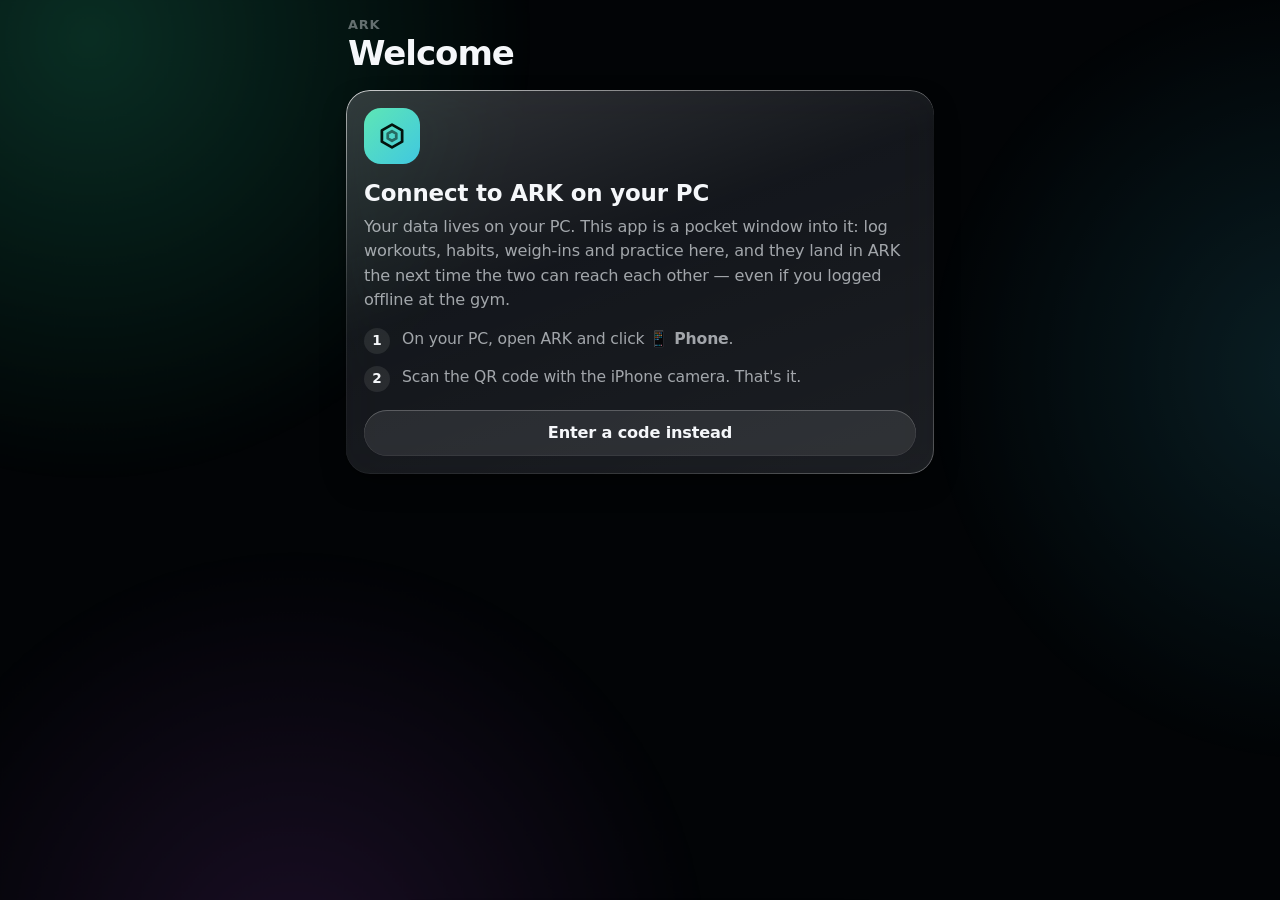
<file: index.html>
<!doctype html>
<html lang="en">
<head>
<meta charset="utf-8">
<meta name="viewport" content="width=device-width, initial-scale=1, viewport-fit=cover">
<meta name="apple-mobile-web-app-capable" content="yes">
<meta name="mobile-web-app-capable" content="yes">
<meta name="apple-mobile-web-app-status-bar-style" content="black-translucent">
<meta name="apple-mobile-web-app-title" content="ARK">
<meta name="theme-color" content="#020406">
<meta name="color-scheme" content="dark">
<meta name="format-detection" content="telephone=no">
<link rel="manifest" href="manifest.webmanifest">
<link rel="apple-touch-icon" href="icons/icon-180.png">
<link rel="icon" href="icons/favicon.svg" type="image/svg+xml">
<title>ARK</title>
<link rel="stylesheet" href="app.css">
<link rel="stylesheet" href="body.css">
<link rel="stylesheet" href="habits.css">
</head>
<body data-tab="today">
<div class="ambient" aria-hidden="true"><i class="o1"></i><i class="o2"></i><i class="o3"></i></div>
<div id="edge-top" class="edge-top" aria-hidden="true"></div>
<div id="edge-title" class="edge-title" aria-hidden="true"></div>
<main id="view" class="view"></main>
<nav id="tabbar" class="tabbar glass" role="tablist" aria-label="Sections"></nav>
<div id="sheet-root"></div>
<div id="toast" class="toast glass" role="status" aria-live="polite"></div>
<noscript><p style="padding:40px;color:#fff">ARK needs JavaScript.</p></noscript>
<script src="ark-logic.js"></script>
<script src="body-data.js"></script>
<script type="module" src="js/app.js"></script>
</body>
</html>
</file>
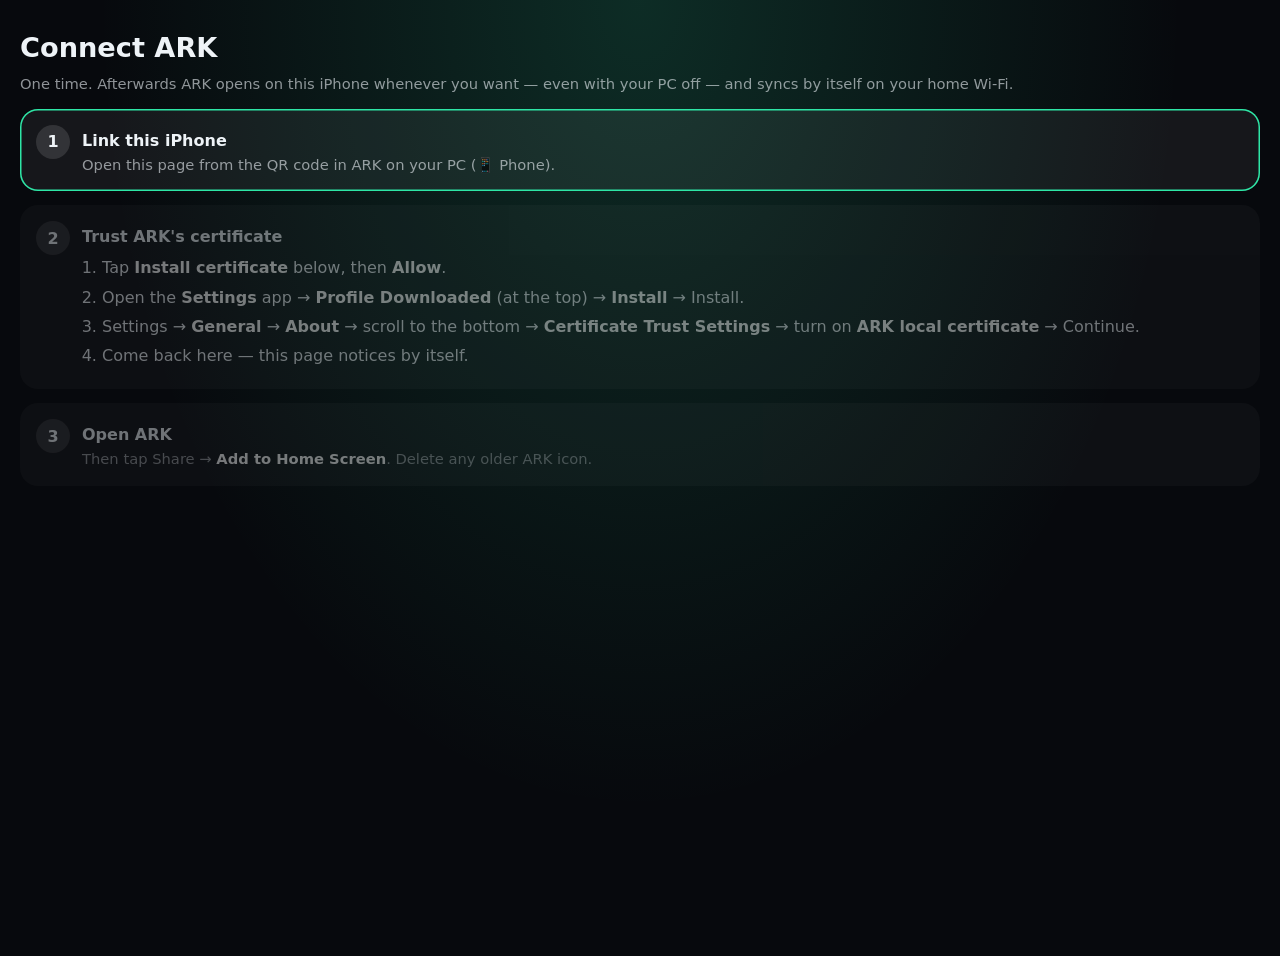
<file: setup.html>
<!doctype html>
<html lang="en">
<head>
<meta charset="utf-8">
<meta name="viewport" content="width=device-width, initial-scale=1, viewport-fit=cover">
<title>Connect ARK</title>
<style>
  :root{color-scheme:dark}
  body{margin:0;min-height:100dvh;font:16px/1.45 -apple-system,system-ui,sans-serif;color:#eef3f7;
    background:radial-gradient(ellipse at 50% 0%,rgba(46,230,166,.16),transparent 60%),#07090d;
    padding:calc(env(safe-area-inset-top) + 28px) 20px calc(env(safe-area-inset-bottom) + 28px)}
  h1{font-size:1.7rem;margin:0 0 6px}
  .sub{color:rgba(235,240,245,.6);font-size:.92rem}
  .step{display:grid;grid-template-columns:34px 1fr;gap:12px;padding:16px;border-radius:18px;background:rgba(255,255,255,.06);margin-top:14px}
  .n{width:34px;height:34px;border-radius:50%;display:grid;place-items:center;font-weight:800;background:rgba(255,255,255,.12)}
  .step.done .n{background:#30d158;color:#03130d}
  .step.now{box-shadow:inset 0 0 0 1.5px #2ee6a6}
  .step.wait{opacity:.45}
  .t{font-weight:700;margin:4px 0 2px}
  ol{margin:8px 0 0;padding-left:20px}
  li{margin:6px 0}
  .btn{display:block;text-align:center;margin-top:12px;padding:14px;border-radius:14px;background:#2ee6a6;color:#03130d;font-weight:700;text-decoration:none;border:0;font-size:1rem;width:100%}
  .btn.sec{background:rgba(255,255,255,.12);color:#eef3f7}
  .err{color:#ff6b5a;margin-top:10px}
  b{color:#fff}
</style>
</head>
<body>
<h1>Connect ARK</h1>
<div class="sub">One time. Afterwards ARK opens on this iPhone whenever you want — even with your PC off — and syncs by itself on your home Wi-Fi.</div>
<div id="steps"></div>
<script>
/* One flow, from one QR code on the PC (http://<pc>.local:7788/setup.html#code=123456):
   1. pair with the code in the link (no typing),
   2. trust ARK's certificate — checked every 2 s, so the page moves on by itself,
   3. open the app on GitHub (https, works offline) with the pairing carried over. */
var KEY = 'ark-setup';
var PUBLIC = 'https://blackcodie.github.io/ark/';
var httpsBase = 'https://' + location.hostname + ':' + ((Number(location.port) || 80) + 1);
var st = {}; try { st = JSON.parse(localStorage.getItem(KEY) || '{}') || {}; } catch (e) {}
function save() { try { localStorage.setItem(KEY, JSON.stringify(st)); } catch (e) {} }
if (!st.device) { st.device = 'i' + Math.random().toString(36).slice(2, 12); save(); }
var code = (/[#&]code=(\d{6})/.exec(location.hash) || [])[1] || '';
var msg = '', trusted = false;

function draw() {
  var paired = !!st.token;
  var s1 = '<div class="step ' + (paired ? 'done' : 'now') + '"><div class="n">' + (paired ? '✓' : '1') + '</div><div><div class="t">Link this iPhone</div>'
    + (paired ? '<div class="sub">Linked.</div>' : '<div class="sub">' + (code ? 'Linking…' : 'Open this page from the QR code in ARK on your PC (📱 Phone).') + '</div>')
    + (msg ? '<div class="err">' + msg + '</div>' : '') + '</div></div>';
  var s2 = '<div class="step ' + (trusted ? 'done' : paired ? 'now' : 'wait') + '"><div class="n">' + (trusted ? '✓' : '2') + '</div><div><div class="t">Trust ARK\'s certificate</div>'
    + (trusted ? '<div class="sub">Trusted.</div>' : '<ol>'
      + '<li>Tap <b>Install certificate</b> below, then <b>Allow</b>.</li>'
      + '<li>Open the <b>Settings</b> app → <b>Profile Downloaded</b> (at the top) → <b>Install</b> → Install.</li>'
      + '<li>Settings → <b>General</b> → <b>About</b> → scroll to the bottom → <b>Certificate Trust Settings</b> → turn on <b>ARK local certificate</b> → Continue.</li>'
      + '<li>Come back here — this page notices by itself.</li></ol>'
      + (paired ? '<a class="btn" href="/ark-ca.crt">Install certificate</a>' : '')) + '</div></div>';
  var s3 = '<div class="step ' + (trusted && paired ? 'now' : 'wait') + '"><div class="n">3</div><div><div class="t">Open ARK</div>'
    + '<div class="sub">Then tap Share → <b>Add to Home Screen</b>. Delete any older ARK icon.</div>'
    + (trusted && paired ? '<a class="btn" href="' + openUrl() + '">Open ARK</a>' : '') + '</div></div>';
  document.getElementById('steps').innerHTML = s1 + s2 + s3;
}
function openUrl() {
  return PUBLIC + '#pair=' + st.token + '&dev=' + encodeURIComponent(st.device) + '&hub=' + encodeURIComponent(httpsBase);
}
function pair() {
  if (st.token || !code) return;
  fetch('/api/pair', { method: 'POST', headers: { 'content-type': 'application/json' },
    body: JSON.stringify({ code: code, device: st.device, name: 'iPhone' }) })
    .then(function (r) { return r.json().then(function (j) { return { s: r.status, j: j }; }); })
    .then(function (x) {
      if (x.s === 200 && x.j && x.j.token) { st.token = x.j.token; save(); msg = ''; }
      else msg = 'That QR code has expired or was already used — on the PC, open 📱 Phone again and scan the new one.';
      draw();
    }).catch(function () { msg = 'Could not reach ARK on your PC. Be on home Wi-Fi with ARK open.'; draw(); });
}
function check() {
  fetch(httpsBase + '/api/ping', { cache: 'no-store' })
    .then(function (r) { var was = trusted; trusted = r.ok; if (trusted !== was) draw(); })
    .catch(function () { if (trusted) { trusted = false; draw(); } });
}
draw(); pair(); check();
setInterval(check, 2000);
document.addEventListener('visibilitychange', function () { if (!document.hidden) check(); });
</script>
</body>
</html>
</file>
<file: app.css>
/* ══════════════════════════════════════════════════════════════════════
   ARK Mobile — design system
   Dark, glass chrome over a slow ambient light field. Real backdrop blur is
   spent only where iOS spends it — the tab bar, the top edge, sheets, the
   rest timer — and content cards are "frosted" (translucent fill + rim
   light) so a long scroll stays at 60 fps on a phone.
   ══════════════════════════════════════════════════════════════════════ */

:root{
  color-scheme:dark;
  --bg:#020406;
  --t1:#f5f7fa; --t2:rgba(235,240,245,.66); --t3:rgba(235,240,245,.42); --t4:rgba(235,240,245,.26);
  --sep:rgba(255,255,255,.09);
  --fill-1:rgba(255,255,255,.055); --fill-2:rgba(255,255,255,.085); --fill-3:rgba(255,255,255,.13);
  --green:#30d158; --mint:#5ee6b5; --cyan:#40c8e0; --blue:#0a84ff; --indigo:#7d7aff;
  --violet:#bf5af2; --pink:#ff375f; --red:#ff453a; --orange:#ff9f0a; --yellow:#ffd60a;
  --ark:#2ee6a6;                                   /* the ARK green-cyan */
  --accent:var(--ark);
  --r-card:24px; --r-row:16px; --r-sheet:34px;
  --safe-t:env(safe-area-inset-top,0px); --safe-b:env(safe-area-inset-bottom,0px);
  --safe-l:env(safe-area-inset-left,0px); --safe-r:env(safe-area-inset-right,0px);
  --tab-h:66px;
  --ease-spring:cubic-bezier(.32,1.28,.54,1);
  --ease-out:cubic-bezier(.22,.8,.26,1);
  --font:-apple-system,BlinkMacSystemFont,"SF Pro Text","Segoe UI",system-ui,sans-serif;
  --round:ui-rounded,"SF Pro Rounded",-apple-system,BlinkMacSystemFont,system-ui,sans-serif;
}

html{font-size:17px;-webkit-text-size-adjust:100%;background:var(--bg)}
@supports (font: -apple-system-body){ html{font:-apple-system-body} }   /* follows iOS Dynamic Type */
*{box-sizing:border-box;-webkit-tap-highlight-color:transparent}
body{margin:0;min-height:100dvh;background:var(--bg);color:var(--t1);font-family:var(--font);
  font-size:1rem;line-height:1.35;letter-spacing:-.01em;overscroll-behavior-y:none;-webkit-font-smoothing:antialiased}
button,input,textarea,select{font:inherit;color:inherit;letter-spacing:inherit}
button{cursor:pointer;border:0;background:none;padding:0}
button:disabled{opacity:.4;cursor:default}
svg{display:block}
.num{font-family:var(--round);font-variant-numeric:tabular-nums;letter-spacing:-.02em}
html.lock,html.lock body{overflow:hidden}
:focus-visible{outline:2px solid var(--accent);outline-offset:2px}

/* ── ambient light field ── */
.ambient{position:fixed;inset:-20vmax;z-index:0;pointer-events:none;filter:saturate(1.2)}
.ambient i{position:absolute;border-radius:50%;opacity:.55;will-change:transform}
.ambient .o1{width:70vmax;height:70vmax;left:-8vmax;top:-12vmax;
  background:radial-gradient(closest-side,rgba(46,230,166,.34),rgba(46,230,166,0));animation:drift1 38s ease-in-out infinite alternate}
.ambient .o2{width:62vmax;height:62vmax;right:-14vmax;top:18vmax;
  background:radial-gradient(closest-side,rgba(64,200,224,.26),rgba(64,200,224,0));animation:drift2 44s ease-in-out infinite alternate}
.ambient .o3{width:66vmax;height:66vmax;left:10vmax;bottom:-18vmax;
  background:radial-gradient(closest-side,rgba(191,90,242,.24),rgba(191,90,242,0));animation:drift3 50s ease-in-out infinite alternate}
@keyframes drift1{to{transform:translate(9vmax,7vmax) scale(1.08)}}
@keyframes drift2{to{transform:translate(-8vmax,-6vmax) scale(.94)}}
@keyframes drift3{to{transform:translate(-6vmax,-9vmax) scale(1.1)}}
body[data-tab="train"] .ambient .o1{background:radial-gradient(closest-side,rgba(255,159,10,.3),rgba(255,159,10,0))}
body[data-tab="body"]  .ambient .o1{background:radial-gradient(closest-side,rgba(64,200,224,.32),rgba(64,200,224,0))}
body[data-tab="grow"]  .ambient .o1{background:radial-gradient(closest-side,rgba(191,90,242,.32),rgba(191,90,242,0))}
.ambient i{transition:background .8s ease}

/* ── Liquid Glass material ── */
.glass{position:relative;isolation:isolate;
  background:linear-gradient(160deg,rgba(255,255,255,.16),rgba(255,255,255,.04) 42%,rgba(255,255,255,.07)),rgba(24,27,34,.42);
  -webkit-backdrop-filter:blur(22px) saturate(1.9) brightness(1.06);
  backdrop-filter:blur(22px) saturate(1.9) brightness(1.06);
  box-shadow:inset 0 1px 0 rgba(255,255,255,.32),inset 0 -1px 0 rgba(255,255,255,.05),
    0 12px 32px -12px rgba(0,0,0,.7),0 2px 6px rgba(0,0,0,.25)}
/* specular rim: a gradient border that catches light top-left and bottom-right */
.glass::before,.frost::before{content:"";position:absolute;inset:0;border-radius:inherit;padding:1px;pointer-events:none;z-index:1;
  background:linear-gradient(150deg,rgba(255,255,255,.62),rgba(255,255,255,.1) 28%,rgba(255,255,255,0) 55%,rgba(255,255,255,.1) 80%,rgba(255,255,255,.28));
  -webkit-mask:linear-gradient(#000 0 0) content-box,linear-gradient(#000 0 0);-webkit-mask-composite:xor;
  mask:linear-gradient(#000 0 0) content-box exclude,linear-gradient(#000 0 0)}
.frost{position:relative;isolation:isolate;
  background:linear-gradient(165deg,rgba(255,255,255,.085),rgba(255,255,255,.035) 60%,rgba(255,255,255,.05));
  box-shadow:inset 0 1px 0 rgba(255,255,255,.12),0 10px 30px -18px rgba(0,0,0,.8)}
.frost::before{background:linear-gradient(150deg,rgba(255,255,255,.3),rgba(255,255,255,.05) 30%,rgba(255,255,255,0) 60%,rgba(255,255,255,.08))}

/* ── page ── */
.view{position:relative;z-index:1;min-height:100dvh;
  padding:calc(var(--safe-t) + 10px) calc(16px + var(--safe-r)) calc(var(--safe-b) + var(--tab-h) + 40px) calc(16px + var(--safe-l));
  animation:viewIn .38s var(--ease-out) both}
@keyframes viewIn{from{opacity:0;transform:translateY(8px)}to{opacity:1;transform:none}}

.hdr{display:flex;align-items:flex-end;justify-content:space-between;gap:12px;margin:6px 2px 18px}
.hdr-eyebrow{font-size:.76rem;font-weight:600;letter-spacing:.06em;text-transform:uppercase;color:var(--t3);margin-bottom:2px}
.hdr-title{font-size:2rem;font-weight:700;letter-spacing:-.03em;line-height:1.08;margin:0}
.hdr-acts{display:flex;gap:10px;flex:none;margin-bottom:2px}

/* top scroll-edge: content blurs and fades under the status bar, iOS 26 style */
.edge-top{position:fixed;left:0;right:0;top:0;z-index:40;height:calc(var(--safe-t) + 52px);pointer-events:none;
  -webkit-backdrop-filter:blur(14px) saturate(1.6);backdrop-filter:blur(14px) saturate(1.6);
  background:linear-gradient(to bottom,rgba(2,4,6,.62),rgba(2,4,6,0));
  -webkit-mask:linear-gradient(to bottom,#000 55%,transparent);mask:linear-gradient(to bottom,#000 55%,transparent);
  opacity:0;transition:opacity .25s ease}
.edge-top.on{opacity:1}
.edge-title{position:fixed;left:0;right:0;top:calc(var(--safe-t) + 12px);z-index:41;text-align:center;
  font-weight:600;font-size:1rem;opacity:0;transform:translateY(4px);transition:opacity .22s ease,transform .22s ease;pointer-events:none}
.edge-title.on{opacity:1;transform:none}

/* ── sections ── */
.sec{margin:26px 2px 10px;display:flex;align-items:baseline;justify-content:space-between;gap:10px}
.sec h2{margin:0;font-size:1.3rem;font-weight:700;letter-spacing:-.02em}
.sec .link{font-size:.9rem;color:var(--accent);font-weight:500;display:inline-flex;align-items:center;gap:3px;white-space:nowrap}
.sub{font-size:.82rem;color:var(--t3)}
.muted{color:var(--t2)}
.stack{display:flex;flex-direction:column;gap:12px}
.row{display:flex;align-items:center;gap:12px}
.spacer{flex:1}

.card{border-radius:var(--r-card);padding:18px}
.card.tight{padding:14px 16px}
.card-h{display:flex;align-items:center;gap:10px;margin-bottom:12px}
.card-h .t{font-weight:600;font-size:.95rem}
.card-h .k{margin-left:auto;font-size:.78rem;color:var(--t3);font-weight:500}
.eyebrow{font-size:.72rem;font-weight:700;letter-spacing:.07em;text-transform:uppercase;color:var(--t3)}
.big{font-size:2.3rem;font-weight:700;line-height:1}
.big small{font-size:.9rem;font-weight:600;color:var(--t3);margin-left:3px;letter-spacing:0}

/* inset grouped list */
.list{border-radius:var(--r-card);overflow:hidden}
.li{display:flex;align-items:center;gap:13px;padding:12px 16px;min-height:58px;position:relative;width:100%;text-align:left}
.li+.li::after{content:"";position:absolute;left:62px;right:0;top:0;height:.5px;background:var(--sep)}
.li:active{background:var(--fill-1)}
.li .ic{width:34px;height:34px;border-radius:10px;display:grid;place-items:center;flex:none;font-size:1.05rem;
  background:color-mix(in srgb,var(--c,var(--accent)) 20%,transparent);color:var(--c,var(--accent))}
.li .tx{flex:1;min-width:0}
.li .tt{font-weight:500;white-space:nowrap;overflow:hidden;text-overflow:ellipsis}
.li .st{font-size:.8rem;color:var(--t3);margin-top:1px;white-space:nowrap;overflow:hidden;text-overflow:ellipsis}
.li .chev{color:var(--t4);flex:none}

/* ── buttons ── */
.btn{display:inline-flex;align-items:center;justify-content:center;gap:8px;height:46px;padding:0 20px;border-radius:999px;
  font-weight:600;font-size:.95rem;transition:transform .18s var(--ease-spring),opacity .15s}
.btn:active{transform:scale(.96)}
.btn.sm{height:34px;padding:0 14px;font-size:.84rem}
.btn.block{display:flex;width:100%}
.btn-glass{background:var(--fill-2);box-shadow:inset 0 1px 0 rgba(255,255,255,.18),inset 0 0 0 .5px rgba(255,255,255,.12)}
.btn-prominent{color:#03130d;background:linear-gradient(180deg,rgba(255,255,255,.34),rgba(255,255,255,0) 60%),var(--accent);
  box-shadow:inset 0 1px 0 rgba(255,255,255,.6),inset 0 -1px 0 rgba(0,0,0,.12),0 10px 26px -10px color-mix(in srgb,var(--accent) 80%,transparent)}
.btn-tint{color:var(--accent);background:color-mix(in srgb,var(--accent) 16%,transparent);
  box-shadow:inset 0 1px 0 rgba(255,255,255,.12),inset 0 0 0 .5px color-mix(in srgb,var(--accent) 30%,transparent)}
.btn-danger{color:var(--red);background:rgba(255,69,58,.14)}
.circle{width:44px;height:44px;border-radius:50%;display:grid;place-items:center;flex:none;color:var(--t1);
  transition:transform .2s var(--ease-spring)}
.circle:active{transform:scale(.9)}
.circle.sm{width:34px;height:34px}
.dot-badge{position:absolute;top:8px;right:8px;width:8px;height:8px;border-radius:50%;background:var(--orange);
  box-shadow:0 0 0 2px rgba(10,12,16,.9)}
.dot-badge.ok{background:var(--green)} .dot-badge.err{background:var(--red)}

/* ── tab bar (floating capsule) ── */
.tabbar{position:fixed;z-index:50;left:calc(14px + var(--safe-l));right:calc(14px + var(--safe-r));
  bottom:calc(max(var(--safe-b),12px) + 2px);height:var(--tab-h);border-radius:999px;
  display:grid;grid-template-columns:repeat(5,1fr);align-items:center;padding:0 6px;
  transition:transform .42s var(--ease-spring),height .3s var(--ease-out),left .35s var(--ease-out),right .35s var(--ease-out)}
.tab{position:relative;z-index:2;height:calc(var(--tab-h) - 12px);display:flex;flex-direction:column;align-items:center;justify-content:center;
  gap:3px;color:var(--t2);font-size:.62rem;font-weight:600;letter-spacing:0;transition:color .25s}
.tab svg{width:25px;height:25px;transition:transform .3s var(--ease-spring)}
.tab.on{color:var(--accent)}
.tab:active svg{transform:scale(.86)}
.tab-lbl{transition:opacity .2s,transform .25s}
/* the droplet: a lighter glass lens that slides to the active tab */
.tab-lens{position:absolute;z-index:1;top:6px;bottom:6px;left:6px;border-radius:999px;
  width:calc((100% - 12px) / 5);transform:translateX(calc(var(--i,0) * 100%));
  background:linear-gradient(180deg,rgba(255,255,255,.2),rgba(255,255,255,.06));
  box-shadow:inset 0 1px 0 rgba(255,255,255,.4),inset 0 0 0 .5px rgba(255,255,255,.14),0 4px 14px -6px rgba(0,0,0,.6);
  transition:transform .5s var(--ease-spring)}
/* Minimising uses a transform only — animating left/right/height relaid the page on every scroll step. */
.tabbar.min{transform:translateY(6px) scale(.9)}
.tabbar.min .tab-lbl{opacity:0;transform:translateY(4px);position:absolute}
.tabbar.hide{transform:translateY(140%)}

/* ── sheets ── */
.sheet-bg{position:fixed;inset:0;z-index:80;background:rgba(0,0,0,.42);opacity:0;transition:opacity .3s ease}
.sheet-bg.on{opacity:1}
.sheet{position:fixed;z-index:81;left:calc(8px + var(--safe-l));right:calc(8px + var(--safe-r));bottom:calc(8px + var(--safe-b));
  max-height:calc(100dvh - var(--safe-t) - 28px);border-radius:var(--r-sheet);display:flex;flex-direction:column;
  transform:translateY(calc(100% + 40px));transition:transform .5s var(--ease-spring);
  background:linear-gradient(160deg,rgba(255,255,255,.14),rgba(255,255,255,.04) 45%),rgba(18,20,26,.72)}
.sheet.on{transform:none}
.sheet.full{left:0;right:0;bottom:0;top:calc(var(--safe-t) + 10px);max-height:none;border-radius:var(--r-sheet) var(--r-sheet) 0 0}
.grab{width:38px;height:5px;border-radius:3px;background:rgba(255,255,255,.3);margin:8px auto 2px;flex:none}
.sheet-h{display:flex;align-items:center;gap:10px;padding:8px 16px 10px;flex:none}
.sheet-h h3{margin:0;font-size:1.1rem;font-weight:700;flex:1;text-align:center}
.sheet-body{overflow-y:auto;-webkit-overflow-scrolling:touch;padding:4px 18px calc(22px + var(--safe-b));overscroll-behavior:contain}
.sheet.full .sheet-body{padding-bottom:calc(120px + var(--safe-b))}

/* ── toast ── */
.toast{position:fixed;z-index:95;left:50%;top:calc(var(--safe-t) + 10px);transform:translate(-50%,-160%);
  padding:11px 18px;border-radius:999px;font-size:.88rem;font-weight:600;max-width:calc(100% - 32px);
  display:flex;align-items:center;gap:12px;transition:transform .5s var(--ease-spring),opacity .3s;opacity:0}
/* Off-screen means above the status bar too: -160% of its own height still peeked under the island. */
.toast{transform:translate(-50%,calc(-100% - var(--safe-t) - 24px))}
.toast.on{transform:translate(-50%,0);opacity:1}
.toast button{color:var(--accent);font-weight:700}

/* ── inputs & controls ── */
.field{display:flex;flex-direction:column;gap:6px;margin-bottom:14px}
.field>span{font-size:.78rem;font-weight:600;color:var(--t3);padding-left:4px}
.inp{width:100%;height:50px;border-radius:14px;border:0;padding:0 16px;font-size:1.06rem;background:var(--fill-2);
  box-shadow:inset 0 0 0 .5px rgba(255,255,255,.1)}
textarea.inp{height:auto;min-height:96px;padding:13px 16px;resize:none;line-height:1.4}
.inp:focus{outline:none;box-shadow:inset 0 0 0 1.5px var(--accent)}
.seg{display:flex;padding:3px;border-radius:999px;background:var(--fill-1);box-shadow:inset 0 0 0 .5px rgba(255,255,255,.08)}
.seg button{flex:1;height:34px;border-radius:999px;font-size:.86rem;font-weight:600;color:var(--t2);transition:all .25s var(--ease-out)}
.seg button.on{color:var(--t1);background:linear-gradient(180deg,rgba(255,255,255,.2),rgba(255,255,255,.08));
  box-shadow:inset 0 1px 0 rgba(255,255,255,.3),0 3px 10px -4px rgba(0,0,0,.6)}
.chips{display:flex;flex-wrap:wrap;gap:8px}
.chip{height:36px;padding:0 14px;border-radius:999px;background:var(--fill-2);font-size:.88rem;font-weight:600;color:var(--t2);
  box-shadow:inset 0 0 0 .5px rgba(255,255,255,.08);transition:all .2s var(--ease-out)}
.chip.on{color:#03130d;background:var(--accent);box-shadow:inset 0 1px 0 rgba(255,255,255,.5)}
.chip:active{transform:scale(.95)}
.tag{display:inline-flex;align-items:center;height:22px;padding:0 9px;border-radius:999px;font-size:.7rem;font-weight:700;
  letter-spacing:.02em;background:color-mix(in srgb,var(--c,var(--t2)) 18%,transparent);color:var(--c,var(--t2))}
.stepper{display:flex;align-items:center;gap:10px}
.stepper .circle{background:var(--fill-2)}
.stepper .val{min-width:84px;text-align:center;font-size:1.35rem;font-weight:700}
.bar{height:7px;border-radius:99px;background:var(--fill-2);overflow:hidden}
.bar i{display:block;height:100%;border-radius:inherit;background:var(--c,var(--accent));transition:width .6s var(--ease-out)}

/* ── Today ── */
.rings{display:grid;grid-template-columns:auto 1fr;gap:18px;align-items:center}
.ring-legend{display:flex;flex-direction:column;gap:11px}
.rl .k{font-size:.74rem;font-weight:700;letter-spacing:.05em;text-transform:uppercase;color:var(--c)}
.rl .v{font-size:1.28rem;font-weight:700;line-height:1.15}
.rl .v small{font-size:.8rem;color:var(--t3);font-weight:600;margin-left:2px}
.welcome{border-radius:var(--r-card);padding:18px;margin-bottom:14px;
  background:linear-gradient(135deg,rgba(46,230,166,.22),rgba(64,200,224,.1) 55%,rgba(191,90,242,.14))}
.welcome h3{margin:0 0 6px;font-size:1.15rem}
.welcome p{margin:0 0 14px;color:var(--t2);font-size:.92rem;line-height:1.45}
.plan .li .ic{border-radius:50%}
.plan .done .tt{color:var(--t3);text-decoration:line-through}
.quick{display:grid;grid-template-columns:1fr 1fr;gap:10px}
.qt{border-radius:20px;padding:14px;min-height:92px;display:flex;flex-direction:column;justify-content:space-between;text-align:left;
  transition:transform .2s var(--ease-spring)}
.qt:active{transform:scale(.96)}
.qt .qi{width:34px;height:34px;border-radius:11px;display:grid;place-items:center;color:var(--c);
  background:color-mix(in srgb,var(--c) 20%,transparent)}
.qt b{font-size:.95rem;font-weight:600}
.qt small{display:block;font-size:.76rem;color:var(--t3);margin-top:1px}
.week{display:grid;grid-template-columns:repeat(7,1fr);gap:4px;text-align:center}
.wd{display:flex;flex-direction:column;align-items:center;gap:6px;font-size:.7rem;color:var(--t3);font-weight:600}
.wd.today{color:var(--t1)}
.wd .pip{width:6px;height:6px;border-radius:50%;background:var(--orange);opacity:0}
.wd .pip.on{opacity:1}
.foot{text-align:center;font-size:.75rem;color:var(--t4);margin-top:26px}

/* ── Habits ── */
.hb{display:grid;grid-template-columns:40px 1fr auto;gap:12px;align-items:center;padding:12px 14px;position:relative}
.hb+.hb::after{content:"";position:absolute;left:66px;right:0;top:0;height:.5px;background:var(--sep)}
.hb .emo{width:40px;height:40px;border-radius:13px;display:grid;place-items:center;font-size:1.25rem;
  background:color-mix(in srgb,var(--c) 16%,transparent)}
.hb .nm{font-weight:500;font-size:.98rem;line-height:1.2}
.hb .meta{display:flex;gap:4px;margin-top:6px;align-items:center}
.hb .d7{width:15px;height:15px;border-radius:50%;background:var(--fill-2);box-shadow:inset 0 0 0 .5px rgba(255,255,255,.1)}
.hb .d7.on{background:var(--c)}
.hb .d7.t{box-shadow:inset 0 0 0 1.5px rgba(255,255,255,.4)}
.hb .strk{font-size:.74rem;color:var(--orange);font-weight:700;margin-left:6px}
.check{width:40px;height:40px;border-radius:50%;display:grid;place-items:center;flex:none;
  box-shadow:inset 0 0 0 2px rgba(255,255,255,.2);color:transparent;transition:all .3s var(--ease-spring)}
.check.on{background:var(--c,var(--green));box-shadow:0 6px 16px -6px var(--c,var(--green));color:#03130d;transform:scale(1.02)}
.check:active{transform:scale(.88)}
.grp-h{font-size:.74rem;font-weight:700;letter-spacing:.07em;text-transform:uppercase;color:var(--t3);margin:22px 6px 8px}

/* ── Train ── */
.hscroll{display:flex;gap:10px;overflow-x:auto;margin:0 -16px;padding:2px 16px 6px;scroll-snap-type:x mandatory;scrollbar-width:none}
.hscroll::-webkit-scrollbar{display:none}
.rt{flex:0 0 72%;max-width:280px;scroll-snap-align:start;border-radius:22px;padding:16px;text-align:left;min-height:128px;
  display:flex;flex-direction:column;gap:6px}
.rt .rn{font-weight:700;font-size:1.02rem}
.rt .rx{font-size:.8rem;color:var(--t3);line-height:1.4;flex:1}
.ex{border-radius:22px;padding:14px 14px 10px;margin-bottom:12px}
.ex-h{display:flex;align-items:flex-start;gap:10px;margin-bottom:8px}
.ex-n{font-weight:700;font-size:1.02rem;flex:1}
.ex-last{font-size:.78rem;color:var(--t3);margin-top:2px}
.target{display:flex;gap:9px;align-items:flex-start;margin:2px 0 10px;padding:8px 12px;border-radius:14px;font-size:.84rem;
  background:rgba(48,209,88,.12);color:var(--green)}
.target svg{margin-top:1px;flex:none}
.target>div{flex:1;min-width:0}
.target b{display:block;font-weight:700}
.target span{display:block;font-size:.74rem;opacity:.8;margin-top:1px}
.sets{width:100%;border-collapse:separate;border-spacing:0 5px}
.sets th{font-size:.68rem;font-weight:700;letter-spacing:.05em;color:var(--t4);text-transform:uppercase;text-align:center;padding:0 2px}
.sets td{text-align:center;padding:0 2px}
.sets .sn{width:30px;font-weight:700;color:var(--t3);font-size:.86rem}
.sets .pv{font-size:.8rem;color:var(--t3);white-space:nowrap}
.sets input{width:100%;max-width:78px;height:40px;border:0;border-radius:11px;text-align:center;font-size:1.06rem;font-weight:600;
  background:var(--fill-2);font-family:var(--round)}
.sets input:focus{outline:none;box-shadow:inset 0 0 0 1.5px var(--accent)}
.sets tr.done input{background:rgba(48,209,88,.16);color:var(--green)}
.sets .ok{width:40px;height:40px;border-radius:11px;background:var(--fill-2);display:grid;place-items:center;color:var(--t3);margin:0 auto}
.sets tr.done .ok{background:var(--green);color:#03130d}
.pk-grp{font-size:.72rem;font-weight:700;letter-spacing:.07em;text-transform:uppercase;color:var(--t3);margin:18px 4px 6px}
.stat3{display:grid;grid-template-columns:repeat(3,1fr);gap:8px}
.stat3>div{border-radius:18px;padding:12px;text-align:center}
.stat3 .v{font-size:1.3rem;font-weight:700}
.stat3 .k{font-size:.72rem;color:var(--t3);font-weight:600;margin-top:2px}

/* ── Body ── */
.grp6{display:grid;grid-template-columns:repeat(3,1fr);gap:8px}
.g6{border-radius:16px;padding:10px 12px;background:var(--fill-1);box-shadow:inset 0 0 0 .5px rgba(255,255,255,.06)}
.g6 .gn{font-size:.82rem;font-weight:600}
.g6 .gs{font-size:.72rem;font-weight:700;margin-top:3px;color:var(--c)}
.spark{width:100%;height:64px}

/* ── Grow ── */
.pips{display:flex;gap:5px}
.pips i{width:10px;height:10px;border-radius:50%;box-shadow:inset 0 0 0 1.5px rgba(255,255,255,.25)}
.pips i.c{background:var(--c);box-shadow:none}
.pips i.t{box-shadow:inset 0 0 0 1.5px var(--c)}
.ms{display:flex;align-items:center;gap:10px;padding:8px 0;width:100%;text-align:left;font-size:.92rem}
.ms .mc{width:22px;height:22px;border-radius:7px;box-shadow:inset 0 0 0 1.5px rgba(255,255,255,.28);display:grid;place-items:center;flex:none;color:#03130d}
.ms.on{color:var(--t3);text-decoration:line-through}
.ms.on .mc{background:var(--green);box-shadow:none}

/* ── pairing ── */
.code{display:flex;gap:8px;justify-content:center;margin:8px 0 18px}
.code input{width:100%;max-width:260px;height:64px;border-radius:18px;border:0;background:var(--fill-2);text-align:center;
  font-family:var(--round);font-size:2rem;font-weight:700;letter-spacing:.35em;padding-left:.35em}
.code input:focus{outline:none;box-shadow:inset 0 0 0 2px var(--accent)}
.steps{counter-reset:s;display:flex;flex-direction:column;gap:12px;margin:6px 0 18px;padding:0;list-style:none}
.steps li{counter-increment:s;display:grid;grid-template-columns:28px 1fr;gap:10px;font-size:.92rem;color:var(--t2);line-height:1.45}
.steps li::before{content:counter(s);width:26px;height:26px;border-radius:50%;background:var(--fill-2);display:grid;place-items:center;
  font-weight:700;font-size:.8rem;color:var(--t1)}
.empty{text-align:center;color:var(--t3);font-size:.9rem;padding:22px 12px;line-height:1.5}

@media (prefers-reduced-motion:reduce){
  *,*::before,*::after{animation-duration:.01ms !important;animation-iteration-count:1 !important;transition-duration:.01ms !important}
}
@media (min-width:700px){
  .view{max-width:620px;margin:0 auto}
  .tabbar{max-width:520px;left:50%;right:auto;width:520px;transform:translateX(-50%)}
  .tabbar.min{width:420px;left:50%;right:auto}
  .tabbar.hide{transform:translate(-50%,140%)}
  .sheet{max-width:560px;left:50%;right:auto;width:560px;transform:translate(-50%,calc(100% + 40px))}
  .sheet.on{transform:translateX(-50%)}
  /* A full-height sheet (a habit's page, the workout, the exercise picker) is centred too. It used to keep
     left:0 from .sheet.full and still take the -50% shift, so half of it sat off the left edge (2026-10-30). */
  .sheet.full{left:50%;right:auto;width:min(720px,calc(100% - 32px));top:calc(var(--safe-t) + 14px)}
}

/* ══════════════ v2: editing, gym tools, settings ══════════════ */
/* sheets rise with the keyboard (--kb is set from visualViewport in core.js) */
.sheet{bottom:calc(8px + var(--safe-b) + var(--kb,0px));max-height:calc(100dvh - var(--safe-t) - 28px - var(--kb,0px))}
.sheet.full{bottom:var(--kb,0px)}
.stale{display:flex;align-items:center;gap:8px;margin:-8px 2px 14px;padding:8px 12px;border-radius:14px;font-size:.8rem;color:var(--t2);
  background:var(--fill-1);box-shadow:inset 0 0 0 .5px var(--sep)}
.stale svg{flex:none;color:var(--orange)}
.wo-live{background:linear-gradient(135deg,rgba(255,159,10,.28),rgba(255,69,58,.12)),rgba(24,27,34,.4)}

/* logger */
.ex-name{flex:1;min-width:0;text-align:left;display:block}
.ex-i{display:inline-block;vertical-align:1px;color:var(--t4)}
.ex-note{display:flex;gap:7px;align-items:flex-start;width:100%;text-align:left;margin:0 0 8px;padding:7px 10px;border-radius:12px;
  font-size:.82rem;color:var(--t2);background:var(--fill-1)}
.ex-note svg{flex:none;margin-top:2px;color:var(--orange)}
.ex-acts{gap:8px;margin-top:4px}
.ex.ss{box-shadow:inset 3px 0 0 var(--ssc),inset 0 1px 0 rgba(255,255,255,.12),0 10px 30px -18px rgba(0,0,0,.8)}
.ss-lbl{font-size:.68rem;font-weight:800;letter-spacing:.06em;text-transform:uppercase;color:var(--ssc);margin:0 0 6px 2px}
.on-ss{color:#03130d;background:var(--ssc)}
.card.ss{box-shadow:inset 3px 0 0 var(--ssc)}
.sets .snb{width:30px;height:40px;border-radius:10px;font-weight:700;color:var(--t3);font-size:.86rem;display:flex;flex-direction:column;
  align-items:center;justify-content:center;line-height:1.05;margin:0 auto}
.sets .snb:active{background:var(--fill-2)}
.sets .snb small{font-size:.6rem;color:var(--orange);font-weight:700}
.sets tr.warm .snb{color:var(--orange)}
.sets tr.warm input{background:rgba(255,159,10,.09)}
.sets tr.warm.done input{background:rgba(255,159,10,.18);color:var(--orange)}
.sets tr.warm.done .ok{background:var(--orange)}

/* plate calculator */
.pl-in{display:grid;grid-template-columns:44px 1fr 44px;gap:10px;align-items:center;margin-bottom:18px}
.pl-in .inp{text-align:center;font-size:1.5rem;font-weight:700;height:56px}
.pl-bar{display:flex;align-items:center;justify-content:center;height:110px;margin:4px 0 8px}
.pl-rod{width:64px;height:10px;border-radius:3px;background:linear-gradient(180deg,#c9ced6,#8a9099);flex:none}
.pl-side{display:flex;align-items:center;gap:3px;min-width:12px;height:100%}
.pl-side.l{flex-direction:row-reverse}
.pl-side i{display:block;width:13px;border-radius:4px;box-shadow:inset 0 1px 0 rgba(255,255,255,.45),inset 0 -1px 0 rgba(0,0,0,.25)}

/* settings bits */
.emo-pick{display:grid;grid-template-columns:repeat(6,1fr);gap:6px}
.emo-pick button{height:44px;border-radius:13px;background:var(--fill-1);font-size:1.3rem;transition:transform .2s var(--ease-spring)}
.emo-pick button.on{background:color-mix(in srgb,var(--accent) 24%,transparent);box-shadow:inset 0 0 0 1.5px var(--accent)}
.emo-pick button:active{transform:scale(.92)}
.copy-row{display:grid;grid-template-columns:1fr 44px;gap:8px;align-items:center}
.copy-row .inp{font-size:.86rem;font-family:ui-monospace,Menlo,monospace;height:44px}
.code-blk{margin:0;padding:12px 14px;border-radius:14px;background:var(--fill-1);font-size:.78rem;line-height:1.5;
  font-family:ui-monospace,Menlo,monospace;color:var(--t2);white-space:pre-wrap;word-break:break-all}
code{font-family:ui-monospace,Menlo,monospace;font-size:.86em;padding:1px 5px;border-radius:6px;background:var(--fill-2)}
.ic-dot{width:32px;height:32px;border-radius:10px;display:grid;place-items:center;flex:none;color:var(--c);background:color-mix(in srgb,var(--c) 18%,transparent)}
.tg-row{display:flex;align-items:center;gap:12px;width:100%;text-align:left;padding:12px 0}
.tg-row .tx{flex:1;min-width:0}
.tg-row b{display:block;font-weight:600}
.tg-row small{display:block;font-size:.78rem;color:var(--t3);margin-top:1px}
.tg{width:51px;height:31px;border-radius:999px;background:var(--fill-3);position:relative;flex:none;transition:background .25s}
.tg::after{content:"";position:absolute;top:2px;left:2px;width:27px;height:27px;border-radius:50%;background:#fff;
  box-shadow:0 3px 8px rgba(0,0,0,.3);transition:transform .3s var(--ease-spring)}
.tg.on{background:var(--green)}
.tg.on::after{transform:translateX(20px)}
.jr.del{grid-template-columns:22px 1fr auto;align-items:start}
.jr.del .circle{margin:-4px -6px 0 0;color:var(--t3)}

/* ══════════════ Light (opt-in) ══════════════
   Same design, lit from above: the tokens flip, the glass turns to milk
   glass, and the body scanner stays a dark display so the figure keeps
   its scene. */
html[data-theme="light"]{color-scheme:light;
  --bg:#eef1f5;
  --t1:#0b1016; --t2:rgba(12,18,26,.7); --t3:rgba(12,18,26,.52); --t4:rgba(12,18,26,.34);
  --sep:rgba(12,18,26,.1);
  --fill-1:rgba(12,18,26,.04); --fill-2:rgba(12,18,26,.065); --fill-3:rgba(12,18,26,.12);
  --green:#1ea94a; --orange:#e38a00; --red:#e5372c; --cyan:#1ba9c4; --indigo:#5f5ce6; --violet:#a445d6; --yellow:#c9a000;
}
html[data-theme="light"] .ambient{filter:saturate(1.1)}
html[data-theme="light"] .ambient i{opacity:.38}
html[data-theme="light"] .glass{
  background:linear-gradient(160deg,rgba(255,255,255,.86),rgba(255,255,255,.52) 42%,rgba(255,255,255,.64)),rgba(244,246,250,.5);
  box-shadow:inset 0 1px 0 #fff,inset 0 -1px 0 rgba(12,18,26,.05),0 14px 34px -14px rgba(20,32,54,.32),0 2px 6px rgba(20,32,54,.08)}
html[data-theme="light"] .frost{
  background:linear-gradient(165deg,rgba(255,255,255,.9),rgba(255,255,255,.7) 60%,rgba(255,255,255,.78));
  box-shadow:inset 0 1px 0 #fff,0 12px 30px -22px rgba(20,32,54,.4),0 1px 2px rgba(20,32,54,.05)}
html[data-theme="light"] .glass::before,html[data-theme="light"] .frost::before{
  background:linear-gradient(150deg,rgba(255,255,255,.95),rgba(12,18,26,.05) 35%,rgba(12,18,26,.03) 65%,rgba(12,18,26,.09))}
html[data-theme="light"] .edge-top{background:linear-gradient(to bottom,rgba(238,241,245,.78),rgba(238,241,245,0))}
html[data-theme="light"] .sheet{background:linear-gradient(160deg,rgba(255,255,255,.92),rgba(255,255,255,.7) 45%),rgba(238,241,245,.82)}
html[data-theme="light"] .sheet-bg{background:rgba(12,18,26,.22)}
html[data-theme="light"] .grab{background:rgba(12,18,26,.2)}
html[data-theme="light"] .btn-glass{box-shadow:inset 0 1px 0 rgba(255,255,255,.9),inset 0 0 0 .5px rgba(12,18,26,.1)}
html[data-theme="light"] .btn-tint{box-shadow:inset 0 0 0 .5px color-mix(in srgb,var(--accent) 36%,transparent)}
html[data-theme="light"] .seg{box-shadow:inset 0 0 0 .5px rgba(12,18,26,.08)}
html[data-theme="light"] .seg button.on,html[data-theme="light"] .jump button.on{background:#fff;box-shadow:0 3px 10px -4px rgba(12,18,26,.28),inset 0 0 0 .5px rgba(12,18,26,.06)}
html[data-theme="light"] .tab-lens{background:linear-gradient(180deg,#fff,rgba(255,255,255,.7));box-shadow:0 4px 14px -6px rgba(12,18,26,.3),inset 0 0 0 .5px rgba(12,18,26,.06)}
html[data-theme="light"] .inp{box-shadow:inset 0 0 0 .5px rgba(12,18,26,.1)}
html[data-theme="light"] .check{box-shadow:inset 0 0 0 2px rgba(12,18,26,.2)}
html[data-theme="light"] .hb .d7,html[data-theme="light"] .chip{box-shadow:inset 0 0 0 .5px rgba(12,18,26,.1)}
html[data-theme="light"] .pips i,html[data-theme="light"] .ms .mc{box-shadow:inset 0 0 0 1.5px rgba(12,18,26,.28)}
html[data-theme="light"] .dot-badge{box-shadow:0 0 0 2px rgba(255,255,255,.95)}
html[data-theme="light"] .wo-live{background:linear-gradient(135deg,rgba(255,159,10,.26),rgba(255,69,58,.1)),rgba(255,255,255,.6)}
html[data-theme="light"] .ex.ss{box-shadow:inset 3px 0 0 var(--ssc),inset 0 1px 0 #fff,0 12px 30px -22px rgba(20,32,54,.4)}
html[data-theme="light"] svg text[fill="rgba(235,240,245,.4)"]{fill:rgba(12,18,26,.45)}
html[data-theme="light"] svg rect[fill="rgba(255,255,255,.12)"]{fill:rgba(12,18,26,.12)}
/* The body scanner keeps its dark display — the figure is drawn for it. */
html[data-theme="light"] .scan{color-scheme:dark;color:#f5f7fa;
  --t1:#f5f7fa; --t2:rgba(235,240,245,.66); --t3:rgba(235,240,245,.42); --t4:rgba(235,240,245,.26);
  --sep:rgba(255,255,255,.09); --fill-1:rgba(255,255,255,.055); --fill-2:rgba(255,255,255,.085); --fill-3:rgba(255,255,255,.13);
  background:linear-gradient(165deg,#16202e,#0b111a 70%);box-shadow:0 14px 34px -16px rgba(12,18,26,.55)}
html[data-theme="light"] .scan .seg button.on{background:linear-gradient(180deg,rgba(255,255,255,.2),rgba(255,255,255,.08));box-shadow:inset 0 1px 0 rgba(255,255,255,.3)}
html[data-theme="light"] svg [stroke^="rgba(255,255,255"]{stroke:rgba(12,18,26,.14)}
.rt .tag{align-self:flex-start}

/* ══════════════ v3: review, hints, Siri ══════════════ */
.target.hint{background:rgba(255,179,64,.12);color:#ffb340}
.target.hint.sore{background:rgba(255,107,90,.12);color:#ff6b5a}
.target.hint span{color:var(--t2);opacity:1}
.target.hint .chip{height:30px;font-size:.78rem}
.rv{margin-bottom:10px}
.rv-h{display:flex;align-items:center;gap:10px;margin-bottom:10px}
.rv-h .ic{width:30px;height:30px;border-radius:9px;display:grid;place-items:center;color:var(--c);background:color-mix(in srgb,var(--c) 18%,transparent)}
.rv-big{font-size:2rem;font-weight:700;line-height:1.1}
.rv-big small{font-size:.9rem;color:var(--t3);font-weight:600}
.rv-d{display:block;font-size:.78rem;font-weight:600;margin-top:4px}
.rv-d.up{color:var(--green)} .rv-d.down{color:var(--orange)} .rv-d.flat{color:var(--t3)}
.rv-prs{margin-top:12px;display:flex;flex-direction:column;gap:6px}
.rv-pr{display:flex;align-items:center;gap:8px;font-size:.88rem;color:#ffd60a}
.rv-pr span:first-of-type{color:var(--t1);flex:1;min-width:0;overflow:hidden;text-overflow:ellipsis;white-space:nowrap}
.rv-pr .sub{white-space:nowrap}
.rv-list{margin-top:12px;font-size:.9rem;line-height:1.6}
.rv-list .eyebrow{margin-bottom:2px}
.rv-grid{display:grid;grid-template-columns:1fr 1fr;gap:16px 14px}
.rv-grid .k{font-size:.72rem;font-weight:700;letter-spacing:.06em;text-transform:uppercase;color:var(--t3)}
.rv-grid .v{font-size:1.4rem;font-weight:700;margin:2px 0}
.rv-grid .v small{font-size:.8rem;color:var(--t3)}
.recipe{padding:4px 16px 14px}
.recipe .steps{margin:4px 0 10px}

/* ══════════════ iOS: smooth and safe ══════════════ */
/* Touch devices: the light field stays still. An animated layer under the glass tab bar made
   the bar re-blur its backdrop on every frame — the main cost on a phone. */
@media (hover:none){ .ambient i{animation:none !important} }
/* A full-screen sheet covers everything, so blurring what is behind it is wasted GPU work. */
.sheet.full{-webkit-backdrop-filter:none;backdrop-filter:none;background:linear-gradient(170deg,#191c23,#0e1015 60%)}
html[data-theme="light"] .sheet.full{background:linear-gradient(170deg,#f7f8fb,#eceff4 60%)}
/* iOS zooms the page into any focused field under 16px. */
@supports (-webkit-touch-callout:none){ input,textarea,select,.inp{font-size:max(16px,1em)} }
button,[role=button]{touch-action:manipulation;-webkit-user-select:none;user-select:none}
@media (min-width:700px){ .tabbar.min{width:520px;transform:translateX(-50%) translateY(6px) scale(.9)} }

/* ══════════════ Train — laid out like Strong ══════════════ */
.strong-go{height:50px;font-size:1rem;margin-bottom:10px}
.sugg{display:grid;grid-template-columns:1fr auto;gap:2px 10px;width:100%;text-align:left;padding:13px 16px;margin-bottom:6px}
.sugg .eyebrow{grid-column:1}.sugg b{grid-column:1;font-size:1rem}.sugg .sub{grid-column:1}
.sugg .chev{grid-column:2;grid-row:1/4;align-self:center;color:var(--t4)}
.tpl-grid{display:grid;grid-template-columns:1fr 1fr;gap:10px}
.tpl{display:flex;flex-direction:column;gap:6px;text-align:left;padding:13px 14px;border-radius:18px;min-height:118px;contain:layout paint style}
.tpl b{font-size:.98rem;white-space:nowrap;overflow:hidden;text-overflow:ellipsis}
.tpl-ex{font-size:.76rem;color:var(--t3);line-height:1.45;flex:1;overflow:hidden}
.tpl-last{font-size:.72rem;color:var(--t4)}
.tpl:active,.sugg:active,.hist:active{transform:scale(.98)}
.tl-card{display:block;margin-top:14px;cursor:pointer}
.ld{display:flex;flex-direction:column;gap:7px}
.ld-r{display:grid;grid-template-columns:minmax(76px,32%) 1fr 38px;gap:10px;align-items:center;font-size:.82rem}
.ld-r>span:first-child{white-space:nowrap;overflow:hidden;text-overflow:ellipsis;color:var(--t2)}
.ld-r .num,.ld-r .sub{text-align:right}
.ld-t{position:relative;height:8px;border-radius:4px;background:var(--fill-2);overflow:hidden}
.ld-t b{position:absolute;left:0;top:0;bottom:0;border-radius:4px}
.ld-t .z1{position:absolute;top:0;bottom:0;width:1px;background:rgba(255,255,255,.25);z-index:1}
.ld-foot{display:flex;justify-content:space-between;gap:10px;flex-wrap:wrap;margin-top:12px;font-size:.8rem;color:var(--t3)}
.ld-foot b{color:var(--t1)}
.hist{display:block;width:100%;text-align:left;padding:13px 16px;contain:layout paint style}
.hm{display:flex;gap:12px;flex-wrap:wrap;font-size:.76rem;color:var(--t3);margin:4px 0 6px}
.hx{display:grid;grid-template-columns:1fr auto auto;gap:12px;font-size:.84rem;padding:2px 0;color:var(--t2)}
.hx>span:first-child{white-space:nowrap;overflow:hidden;text-overflow:ellipsis}
/* Strong's History card and session detail */
.hist-mo{font-size:.74rem;font-weight:600;letter-spacing:.04em;color:var(--t3);margin:10px 4px 0}
.hist-mo:first-child{margin-top:0}
.hist-t{flex:1;min-width:0;font-size:1.02rem;white-space:nowrap;overflow:hidden;text-overflow:ellipsis}
.hist .hm,.sess-hm{gap:16px}
.hm>span{display:inline-flex;align-items:center;gap:4px}
.hm svg{flex:none;opacity:.85}
.hx2{grid-template-columns:minmax(0,1.15fr) minmax(0,1fr)}
.hx2>span:last-child{white-space:nowrap;overflow:hidden;text-overflow:ellipsis}
.hx-h{font-weight:700;color:var(--t1);margin-top:2px}
.prb{display:inline-flex;align-items:center;gap:3px;margin-left:7px;padding:1px 7px 1px 5px;border-radius:999px;font-size:.7rem;font-weight:700;
  color:var(--mint);box-shadow:inset 0 0 0 1px currentColor;vertical-align:1px;font-family:var(--round)}
.sess-edit{font-size:1rem;font-weight:600;color:var(--blue);min-width:44px;text-align:right}
.sess-stamp{margin:-4px 0 6px}
.sess-hm{font-size:.92rem;color:var(--t2);margin:0 0 14px}
.sess-ex{display:flex;flex-direction:column;gap:14px}
.sx-h{display:flex;align-items:center;gap:8px;margin-bottom:4px}
.sx-h .ex-name{flex:1;min-width:0;text-align:left}
.sx-h .ex-name b{font-size:1rem;white-space:nowrap;overflow:hidden;text-overflow:ellipsis;display:block}
.sx-k{font-size:.92rem}
.sx-r{display:grid;grid-template-columns:22px 1fr auto;gap:10px;align-items:center;font-size:.95rem;padding:3px 0;color:var(--t1)}
.sx-n{color:var(--t2)}
.sx-o{color:var(--t2);min-width:34px;text-align:right}
.sx.ss{padding-left:10px;box-shadow:inset 3px 0 0 var(--ssc)}
.rp-h,.rp{grid-template-columns:44px 1fr auto}
.rp-h{font-weight:700;color:var(--t1);font-size:.8rem}
/* Strength per kg */
.rel-w,.rel-r{display:grid;grid-template-columns:minmax(0,1fr) auto auto;gap:10px;align-items:baseline;padding:5px 0;font-size:.88rem}
.rel-w{grid-template-columns:1fr auto;color:var(--t2);border-bottom:.5px solid var(--sep);padding-bottom:7px;margin-bottom:2px}
.rel-r .n{white-space:nowrap;overflow:hidden;text-overflow:ellipsis}
.rel-r small{font-size:.72rem;font-weight:600}
/* Stalled lifts, areas left out, the iPhone-timer switch */
.pl-r{display:block;padding:10px 0;cursor:pointer}
.pl-r+.pl-r{border-top:.5px solid var(--sep)}
.pl-h{display:flex;justify-content:space-between;gap:10px;align-items:baseline;margin-bottom:2px}
.pl-h .num{color:#ff9f0a;font-weight:700;white-space:nowrap}
.pl-h small{color:var(--t3)}
.pl-tips{margin:6px 0 0;padding-left:18px;font-size:.84rem;color:var(--t2);line-height:1.45}
.pl-tips li+li{margin-top:4px}
.ng-r{display:flex;gap:12px;align-items:center;padding:9px 0}
.ng-r+.ng-r{border-top:.5px solid var(--sep)}
.ng-t{flex:1;min-width:0}
.ng-why{line-height:1.4;margin-top:3px}
.tm-clock{margin-top:14px;padding:12px 14px}
.tm-sw{display:flex;gap:12px;align-items:center;width:100%;text-align:left}
.tm-sw b{display:block;margin-bottom:2px}
.sw{flex:none;position:relative;width:51px;height:31px;border-radius:16px;background:var(--fill-3);transition:background .2s}
.sw i{position:absolute;top:2px;left:2px;width:27px;height:27px;border-radius:50%;background:#fff;box-shadow:0 2px 6px rgba(0,0,0,.3);transition:transform .2s}
.sw.on{background:#30d158}
.sw.on i{transform:translateX(20px)}
.tm-steps{margin:10px 0 12px;padding-left:20px;line-height:1.5}
/* Calendar */
.cal{border-radius:18px;padding:12px 12px 10px;margin-bottom:10px;contain:layout paint style}
.cal-h{display:flex;justify-content:space-between;align-items:baseline;padding:0 4px 8px}
.cal-g{display:grid;grid-template-columns:repeat(7,1fr);gap:4px;text-align:center}
.cal-w{font-size:.68rem;font-weight:600;color:var(--t4);padding-bottom:2px}
.cal-d{display:grid;place-items:center;height:34px;width:34px;margin:0 auto;border-radius:50%;font-size:.84rem;color:var(--t2)}
.cal-d.on{background:var(--blue);color:#fff;font-weight:700}
.cal-d.now{box-shadow:inset 0 0 0 1.5px var(--blue)}
.cal-d.on.now{box-shadow:inset 0 0 0 2px rgba(255,255,255,.7)}
/* Rest timer sheet */
.wo-clock{margin-right:6px}
.tm-big{font-size:3.4rem;font-weight:700;text-align:center;margin:6px 0 10px;letter-spacing:-.01em}
.tm-p{height:6px;margin:0 6px 16px}
.tm-row{display:grid;grid-template-columns:1fr 1fr 1fr;gap:10px}
.tm-grid{display:grid;grid-template-columns:repeat(4,1fr);gap:10px}
.tm-grid .btn{height:52px;font-size:1.05rem}
.tm-grid .btn.on{box-shadow:inset 0 0 0 1.5px var(--blue)}
.tm-note{text-align:center;line-height:1.5;margin:14px 0 4px}
.chips.scroll1{flex-wrap:nowrap;overflow-x:auto;scrollbar-width:none;margin-left:-18px;margin-right:-18px;padding:0 18px}
.chips.scroll1::-webkit-scrollbar{display:none}
.chips.scroll1 .chip{flex:none}
.wo-timer{font-size:.95rem;font-weight:700;color:var(--t2);min-width:60px}
.wo-head{margin:0 0 12px}
.wo-name{width:100%;border:0;background:none;color:var(--t1);font-size:1.45rem;font-weight:700;padding:2px 0;font-family:inherit}
.wo-name:focus{outline:none;box-shadow:0 1.5px 0 var(--accent)}
.wo-notes{width:100%;border:0;background:var(--fill-1);border-radius:12px;color:var(--t1);padding:9px 12px;margin-top:8px;resize:none;font:inherit;font-size:.9rem;line-height:1.35}
.wo-notes:focus{outline:none;box-shadow:inset 0 0 0 1.5px var(--accent)}
.ex-name.blue .ex-n,.ex-name.blue b{color:#0a84ff}
.ex-h .circle.sm{background:rgba(10,132,255,.14);color:#0a84ff;width:34px;height:30px;border-radius:9px}
.sets th:nth-child(2){text-align:left;padding-left:6px}
.sets .pv{text-align:left;padding-left:6px}
.sets tr.done td{background:rgba(48,209,88,.13)}
.sets tr.done td:first-child{border-radius:11px 0 0 11px}
.sets tr.done td:last-child{border-radius:0 11px 11px 0}
.sets tr.done input{background:transparent}
.sets tr.t-d .snb{color:#bf5af2}.sets tr.t-f .snb{color:#ff453a}
.sets .ok{transition:transform .18s var(--ease-out),background .2s}
.sets tr.done .ok{animation:okPop .32s var(--ease-spring)}
@keyframes okPop{0%{transform:scale(.8)}60%{transform:scale(1.12)}100%{transform:scale(1)}}
.addset{display:flex;align-items:center;justify-content:center;gap:6px;width:100%;height:36px;margin-top:4px;border-radius:11px;
  background:var(--fill-1);font-size:.86rem;font-weight:600;color:var(--t2)}
.addset:active{background:var(--fill-2)}
/* Rest: pinned under the workout sheet's header, never over the home indicator. */
.restbar{position:sticky;top:-4px;z-index:5;margin:-4px -18px 12px;padding:10px 18px 0;
  background:linear-gradient(180deg,#171a21 80%,rgba(23,26,33,0))}
.restbar[hidden]{display:none}
.rb-top{display:flex;align-items:center;gap:8px}
.rb-top .eyebrow{margin:0}
.rb-t{font-size:1.5rem;font-weight:700;flex:1;color:#0a84ff}
.rb-b{height:36px;min-width:48px;padding:0 12px;border-radius:10px;background:var(--fill-2);font-weight:700;font-size:.86rem;color:var(--t1)}
.rb-b.skip{background:#0a84ff;color:#fff}
.rb-b:active{transform:scale(.95)}
.rb-p{height:4px;border-radius:2px;background:var(--fill-2);margin:10px 0 8px;overflow:hidden}
.rb-p i{display:block;height:100%;background:#0a84ff;border-radius:2px;transition:width .25s linear}
html[data-theme="light"] .restbar{background:linear-gradient(180deg,#f4f5f8 80%,rgba(244,245,248,0))}
.pk-i.on{background:rgba(10,132,255,.12)}
.pk-i:disabled{opacity:.55}
.pk-c{width:26px;height:26px;border-radius:50%;display:grid;place-items:center;flex:none;color:#0a84ff}
.pk-i.on .pk-c{background:#0a84ff;color:#fff}
#wo-pill [data-rest]:not(:empty){color:#0a84ff}
#wo-pill [data-rest]:not(:empty)::before{content:"Rest ";color:var(--t3);font-weight:500}
#wo-pill .sep{color:var(--t4)}
#wo-pill{white-space:nowrap;width:max-content;max-width:calc(100vw - 32px)}

/* ══════════════ Habits: edit + colour check-in ══════════════ */
.hb .emo{border:0;color:inherit;font:inherit;font-size:1.25rem;cursor:pointer}
.hb .nm{display:block;text-align:left;max-width:100%;white-space:nowrap;overflow:hidden;text-overflow:ellipsis;color:var(--t1)}
.hb{transition:background-color .35s var(--ease-out)}
.hb.done{background:color-mix(in srgb,var(--c) 13%,transparent)}
.hb.done .emo{background:color-mix(in srgb,var(--c) 30%,transparent);box-shadow:inset 0 0 0 1px color-mix(in srgb,var(--c) 55%,transparent)}
.hb.done .nm{color:var(--c)}
.hb .eff{font-size:.7rem;color:var(--t3);margin-left:6px;white-space:nowrap;overflow:hidden;text-overflow:ellipsis;min-width:0}
.hb.pop .check{animation:ckPop .45s var(--ease-spring)}
.hb.pop .emo{animation:emoPop .5s var(--ease-spring)}
@keyframes ckPop{0%{transform:scale(.7)}55%{transform:scale(1.18)}100%{transform:scale(1.02)}}
@keyframes emoPop{0%{transform:scale(1)}40%{transform:scale(1.16) rotate(-6deg)}100%{transform:scale(1)}}
@media (prefers-reduced-motion:reduce){.hb.pop .check,.hb.pop .emo{animation:none}}

/* ══════════════ Today: Apple Health, routines ══════════════ */
.hl-grid{display:grid;grid-template-columns:repeat(3,1fr);gap:14px 8px;padding:14px 16px}
.hl-grid>div{display:flex;flex-direction:column;gap:1px;min-width:0}
.hl-grid .hi{color:var(--c);display:flex}
.hl-grid b{font-size:1.15rem;margin-top:3px}
.hl-grid b small{font-size:.66rem;color:var(--t3);font-weight:600}
.hl-grid span:last-child{font-size:.7rem;color:var(--t3);font-weight:600}
.hl-cta{display:grid;grid-template-columns:auto 1fr auto;gap:12px;align-items:center;width:100%;text-align:left;padding:14px 16px}
.hl-cta b{display:block}.hl-cta small{display:block;font-size:.76rem;color:var(--t3);line-height:1.4;margin-top:2px}
.hl-cta .chev{color:var(--t4)}
.rt-card{padding:12px 14px}
.rt-pick{margin:0 -14px 10px;padding:0 14px}
.rt-pick .chip small{font-size:.68rem;opacity:.75;margin-left:2px}
.rt-prog{display:flex;align-items:center;gap:10px;margin-bottom:4px}
.rt-prog .t{flex:1;height:5px;border-radius:3px;background:var(--fill-2);overflow:hidden}
.rt-prog .t i{display:block;height:100%;background:#40c8e0;border-radius:3px;transition:width .4s var(--ease-out)}
.rt-prog b{font-size:.8rem;color:var(--t3)}
.rt-step{display:grid;grid-template-columns:28px 1fr;gap:10px;align-items:flex-start;width:100%;text-align:left;padding:10px 0;color:inherit}
.rt-step+.rt-step{border-top:.5px solid var(--sep)}
.rt-step .ck{width:26px;height:26px;border-radius:50%;display:grid;place-items:center;color:transparent;box-shadow:inset 0 0 0 1.8px var(--t4);transition:background .25s,box-shadow .25s}
.rt-step.on .ck{background:#40c8e0;color:#03130d;box-shadow:none;animation:ckPop .4s var(--ease-spring)}
.rt-step .tx{display:flex;flex-direction:column;gap:2px;min-width:0;padding-top:3px}
.rt-step .tt{font-size:.92rem;font-weight:500;line-height:1.3}
.rt-step.on .tt{color:var(--t3);text-decoration:line-through;text-decoration-color:rgba(235,240,245,.25)}
.rt-step .rt-tag{font-size:.72rem;color:#40c8e0;font-weight:600}
.rt-step .why{font-size:.74rem;color:var(--t3);line-height:1.4}
.rt-srow{display:grid;grid-template-columns:1fr auto;gap:8px;align-items:center;margin-bottom:8px}
.rt-srow .inp{height:44px;font-size:.92rem}
.rt-srow .rt-tag{grid-column:1/-1;font-size:.72rem;color:#40c8e0;margin:-4px 0 0 6px}

/* ══════════════ Grow › Books ══════════════ */
.book-row{display:grid;grid-template-columns:124px 1fr;gap:16px;align-items:center;margin:4px 0 0 6px}
.book-meta b{display:block;font-size:1.2rem;margin-top:2px}
/* A drawn sticker, not the publisher's cover: die-cut white border, slight tilt, a lifted corner. */
.sticker{position:relative;aspect-ratio:2/3;border-radius:14px;padding:6px;background:#fff;transform:rotate(-4deg);
  box-shadow:0 14px 28px -12px rgba(0,0,0,.7),0 2px 4px rgba(0,0,0,.3)}
.sticker .st-in{height:100%;border-radius:9px;background:var(--bk);color:var(--ink);display:flex;flex-direction:column;justify-content:center;align-items:center;text-align:center;padding:10px 8px;gap:6px;
  background-image:linear-gradient(160deg,rgba(255,255,255,.35),transparent 40%)}
.sticker .st-top{font-size:.48rem;font-weight:700;letter-spacing:.14em}
.sticker b{font-size:1.02rem;letter-spacing:.08em;font-weight:800;line-height:1}
.sticker .st-sub{font-size:.5rem;line-height:1.3;opacity:.75}
.sticker .st-mark{position:absolute;bottom:14px;font-size:.46rem;font-weight:800;letter-spacing:.12em;text-transform:uppercase;opacity:.55}
.sticker::after{content:"";position:absolute;right:0;bottom:0;width:26px;height:26px;border-radius:0 0 14px 0;
  background:linear-gradient(135deg,transparent 48%,rgba(0,0,0,.18) 50%,#f2f2f2 52%,#d9d9d9);box-shadow:-2px -2px 5px rgba(0,0,0,.15)}
.proto ul{margin:10px 0 0;padding-left:18px;font-size:.88rem;line-height:1.5;color:var(--t1)}
.proto li+li{margin-top:4px}
.proto .why{font-size:.8rem;color:var(--t3);line-height:1.5;margin:8px 0 0}

/* ══════════════ round 2: panes, habit dots, routine chips, books ══════════════ */
.pane[hidden]{display:none}
.pane{animation:paneIn .18s ease-out}
@keyframes paneIn{from{opacity:.4}to{opacity:1}}
.hb .d7.t{box-shadow:inset 0 0 0 1.5px color-mix(in srgb,var(--c) 70%,transparent)}
.hb .d7.on{box-shadow:0 0 6px -1px var(--c)}
.hb .d7.t.on{box-shadow:0 0 0 2px color-mix(in srgb,var(--c) 35%,transparent),0 0 8px -1px var(--c)}
.rt-card{overflow:hidden}
.rt-card .chips.scroll1.rt-pick{margin:0 -14px 10px;padding:0 14px;scroll-padding:0 14px}
.book-row{grid-template-columns:78px 1fr !important;gap:14px !important;margin:2px 0 0 4px !important}
.sticker{cursor:pointer;border-radius:10px;padding:4px;transform:rotate(-3deg);display:block}
.sticker .st-in{border-radius:7px;padding:6px;gap:4px}
.sticker .st-in b{font-size:.62rem}
.sticker .st-top{font-size:.34rem}
.sticker::after{width:16px;height:16px;border-radius:0 0 10px 0}
.sticker.photo img{display:block;width:100%;height:100%;object-fit:cover;border-radius:7px}
.book-meta b{font-size:1.05rem !important}
.book-about{margin:10px 2px 0}
.book-about summary{font-size:.8rem;color:var(--t3);cursor:pointer;list-style:none}
.book-about summary::-webkit-details-marker{display:none}
.book-about p{margin:6px 0 0;line-height:1.5}
.protos{padding:0}
details.proto{border-top:.5px solid var(--sep)}
details.proto:first-child{border-top:0}
details.proto summary{list-style:none;display:flex;align-items:center;gap:10px;padding:14px 16px;cursor:pointer;min-height:52px}
details.proto summary::-webkit-details-marker{display:none}
details.proto summary .pt{flex:1;font-weight:600;font-size:.95rem}
details.proto summary::after{content:"";width:7px;height:7px;border-right:2px solid var(--t4);border-bottom:2px solid var(--t4);transform:rotate(45deg);transition:transform .2s;flex:none;margin-left:2px}
details.proto[open] summary::after{transform:rotate(-135deg)}
details.proto .pb{padding:0 16px 14px}
details.proto ul{margin:0;padding-left:18px;font-size:.88rem;line-height:1.5;color:var(--t1)}
details.proto li+li{margin-top:4px}
details.proto .why{font-size:.8rem;color:var(--t3);line-height:1.5;margin:8px 0 0}
/* Where supported (iOS 18+), a hidden tab keeps its laid-out state, so showing it again skips layout. */
@supports (content-visibility:hidden){ .pane[hidden]{display:block;content-visibility:hidden;contain-intrinsic-size:auto none;height:0;overflow:hidden} }
.rt-card .chips.scroll1.rt-pick{-webkit-mask-image:linear-gradient(90deg,#000 calc(100% - 28px),transparent);mask-image:linear-gradient(90deg,#000 calc(100% - 28px),transparent)}

.hl-status{display:flex;gap:12px;align-items:center;margin-bottom:4px}
.hl-status b{display:block;font-size:.92rem}
.hl-status.ok{box-shadow:inset 0 0 0 1px rgba(48,209,88,.35)}

.anywhere .aw-step{display:grid;grid-template-columns:26px 1fr;gap:10px;margin-top:12px;align-items:start}
.anywhere .aw-step>b{width:26px;height:26px;border-radius:50%;display:grid;place-items:center;background:var(--accent);color:#03130d;font-size:.8rem}
.anywhere .aw-step.done>b{background:#30d158}
.anywhere .aw-step.wait{opacity:.5}
.anywhere .aw-step .row{flex-wrap:wrap}
.anywhere .aw-step .btn{white-space:nowrap}
/* side-scrolling rows: a soft edge where there is more to swipe (js/app.js fadeEdges) */
.fade-r{-webkit-mask-image:linear-gradient(90deg,#000 calc(100% - 40px),transparent);mask-image:linear-gradient(90deg,#000 calc(100% - 40px),transparent)}
.fade-l{-webkit-mask-image:linear-gradient(90deg,transparent,#000 40px);mask-image:linear-gradient(90deg,transparent,#000 40px)}
.fade-l.fade-r{-webkit-mask-image:linear-gradient(90deg,transparent,#000 40px,#000 calc(100% - 40px),transparent);mask-image:linear-gradient(90deg,transparent,#000 40px,#000 calc(100% - 40px),transparent)}
.anywhere .tt{font-weight:600}
.anywhere .sub{line-height:1.45;margin-top:2px}

/* ── paint budget (2026-10-02: Body Arch lagged on the phone) ──
   1. The ambient orbs drifted forever under a filter:saturate() layer, so the whole background
      re-rasterised every frame — and every backdrop-blurred bar above it (edge, jump chips, tab bar)
      re-blurred with it. No filter now, and the drift pauses while scrolling.
   2. Each .frost card drew its rim with a mask-composite pseudo-element (58 on Body Arch); masks are
      among the most expensive things WebKit paints. The rim is an inset ring + top highlight now.
   3. Open Body Arch sections skip layout and paint while off screen. */
.ambient{filter:none}
html.scrolling .ambient i{animation-play-state:paused}
.frost::before{display:none}
.frost{box-shadow:inset 0 0 0 1px rgba(255,255,255,.07),inset 0 1px 0 rgba(255,255,255,.15),0 10px 30px -18px rgba(0,0,0,.8)}
html[data-theme="light"] .frost{box-shadow:inset 0 0 0 1px rgba(12,18,26,.06),inset 0 1px 0 #fff,0 12px 30px -22px rgba(20,32,54,.4),0 1px 2px rgba(20,32,54,.05)}
.ba-sec.open:not(#ba-scan) .ba-bd{content-visibility:auto;contain-intrinsic-size:auto 900px}
@media (prefers-reduced-motion:reduce){.ambient i{animation:none}}

/* ══ Today (2026-10-25: "more useful") — the day at a glance, then what to do, tickable right here ══ */
.day-hero{padding:16px 16px 14px}
.dh-top{display:grid;grid-template-columns:auto minmax(0,1fr);gap:16px;align-items:center}
.dh-rings{display:grid;place-items:center}
.dh-ready{display:flex;flex-direction:column;align-items:flex-start;gap:1px;min-width:0;padding:12px 14px;border-radius:20px;color:inherit;text-align:left;
  background:radial-gradient(120% 120% at 100% 0%,color-mix(in srgb,var(--rc) 24%,transparent),transparent 65%),var(--fill-1);
  box-shadow:inset 0 0 0 .5px color-mix(in srgb,var(--rc) 36%,rgba(255,255,255,.06)),inset 0 1px 0 rgba(255,255,255,.06)}
.dh-ready:active{transform:scale(.97)}
.dh-ready b{font-size:2.7rem;font-weight:800;line-height:1;letter-spacing:-.03em;color:var(--rc);margin-top:5px;
  text-shadow:0 0 26px color-mix(in srgb,var(--rc) 45%,transparent)}
.dh-ready.old b{opacity:.55}
.dh-ready .l{font-weight:700;font-size:.92rem;margin-top:3px}
.dh-ready .s{font-size:.72rem;color:var(--t3);line-height:1.35;margin-top:2px}
.dh-leg{display:grid;grid-template-columns:repeat(3,minmax(0,1fr));gap:8px;margin-top:14px}
.dh-leg button{display:flex;flex-direction:column;align-items:flex-start;gap:2px;min-width:0;padding:9px 10px;border-radius:14px;color:inherit;text-align:left;
  background:linear-gradient(100deg,color-mix(in srgb,var(--c) 12%,transparent),transparent 70%),var(--fill-1);box-shadow:inset 3px 0 0 var(--c)}
.dh-leg button:active{transform:scale(.96)}
.dh-leg b{font-size:1.15rem;font-weight:800;color:var(--t1)}
.dh-leg b small{font-size:.72rem;color:var(--t3);font-weight:650;margin-left:1px}
.dh-leg span{font-size:.62rem;font-weight:750;letter-spacing:.05em;text-transform:uppercase;color:var(--c);white-space:nowrap}
.dh-streak{margin-top:11px;font-size:.78rem;font-weight:650;color:var(--t2);text-align:center}

.hstrip,.sstrip{display:grid;grid-auto-flow:column;grid-template-rows:repeat(2,auto);grid-auto-columns:minmax(164px,44%);gap:8px;
  overflow-x:auto;scrollbar-width:none;margin:0 calc(-16px - var(--safe-r)) 4px calc(-16px - var(--safe-l));padding:2px calc(16px + var(--safe-r)) 4px calc(16px + var(--safe-l));
  scroll-snap-type:x proximity;scroll-padding:0 16px}
.sstrip.one{grid-template-rows:auto}
.hstrip::-webkit-scrollbar,.sstrip::-webkit-scrollbar{display:none}
.hs,.ss{min-width:0;height:52px;border-radius:16px;color:inherit;text-align:left;scroll-snap-align:start;transition:transform .15s,background .2s}
.hs:active,.ss:active{transform:scale(.95)}
.hs{display:flex;align-items:center;gap:8px;padding:0 10px 0 9px;
  background:linear-gradient(100deg,color-mix(in srgb,var(--hc) 16%,transparent),transparent 72%),var(--fill-1);
  box-shadow:inset 0 0 0 .5px color-mix(in srgb,var(--hc) 30%,rgba(255,255,255,.05))}
.hs .e{flex:none;font-size:1.05rem}
.hs .n{flex:1;min-width:0;font-size:.78rem;font-weight:650;line-height:1.2;display:-webkit-box;-webkit-line-clamp:2;-webkit-box-orient:vertical;overflow:hidden}
.hs .ck{flex:none;width:24px;height:24px;border-radius:50%;display:grid;place-items:center;color:#0b0d10;
  box-shadow:inset 0 0 0 1.5px color-mix(in srgb,var(--hc) 65%,transparent)}
.hs.on{background:color-mix(in srgb,var(--hc) 20%,transparent)}
.hs.on .ck{background:var(--hc);box-shadow:0 0 12px -2px var(--hc)}
.hs.on .n{color:var(--t2)}
.ss{display:grid;grid-template-columns:auto minmax(0,1fr) auto;align-items:center;gap:9px;padding:0 9px 0 10px;
  background:linear-gradient(100deg,color-mix(in srgb,var(--mc) 13%,transparent),transparent 72%),var(--fill-1);
  box-shadow:inset 0 0 0 .5px color-mix(in srgb,var(--mc) 28%,rgba(255,255,255,.05))}
.ss .e{font-size:1.05rem}
.ss .tx{display:flex;flex-direction:column;gap:2px;min-width:0}
.ss .n{font-size:.8rem;font-weight:650;white-space:nowrap;overflow:hidden;text-overflow:ellipsis}
.ss b{font-size:.7rem;font-weight:800;color:var(--mc);white-space:nowrap;overflow:hidden;text-overflow:ellipsis}
.ss small{font-size:.68rem;font-weight:750;color:var(--t3);white-space:nowrap}
.ss .add{width:26px;height:26px;border-radius:50%;display:grid;place-items:center;color:var(--mc);
  background:color-mix(in srgb,var(--mc) 17%,transparent);box-shadow:inset 0 0 0 .5px color-mix(in srgb,var(--mc) 45%,transparent)}
.ss.on{background:var(--fill-1);box-shadow:inset 0 0 0 .5px rgba(255,255,255,.05)}
.ss.on .n{color:var(--t3)}

.qrow{display:grid;grid-template-columns:repeat(5,minmax(0,1fr));gap:6px}
.qb{display:flex;flex-direction:column;align-items:center;gap:4px;min-width:0;padding:11px 3px 9px;border-radius:18px;color:inherit;
  background:var(--fill-1);box-shadow:inset 0 0 0 .5px rgba(255,255,255,.06),inset 0 1px 0 rgba(255,255,255,.04)}
.qb:active{transform:scale(.93)}
.qb .qi{width:42px;height:42px;border-radius:14px;display:grid;place-items:center;color:var(--c);margin-bottom:2px;
  background:color-mix(in srgb,var(--c) 18%,transparent);box-shadow:0 0 18px -8px var(--c)}
.qb b{font-size:.74rem;font-weight:700}
.qb small{max-width:100%;font-size:.6rem;color:var(--t3);white-space:nowrap;overflow:hidden;text-overflow:ellipsis}

.wd .rd{font-size:.68rem;font-weight:800;min-height:1em;color:var(--t4)}
.wk-key{display:flex;justify-content:center;flex-wrap:wrap;gap:6px 14px;margin-top:12px;font-size:.66rem;color:var(--t3);font-weight:600}
.wk-key i{display:inline-block;width:7px;height:7px;border-radius:50%;margin-right:5px;vertical-align:1px}
.wk-key b{color:var(--t2);margin-right:4px}

.slim-cta{display:flex;align-items:center;gap:12px;width:100%;margin-top:10px;padding:12px 14px;text-align:left}
.slim-cta>span:nth-child(2){flex:1;min-width:0}
.slim-cta b{display:block;font-size:.92rem}
.slim-cta small{display:block;font-size:.72rem;color:var(--t3);line-height:1.35;margin-top:1px}
.wx.wx-set.slim-cta{display:flex;margin-bottom:0}
.wx-set.slim-cta .wx-ic{font-size:1.4rem}
.wx-set.slim-cta .btn{flex:none}
.today-j .jr .tx{display:-webkit-box;-webkit-line-clamp:2;-webkit-box-orient:vertical;overflow:hidden}

/* the sync sheet's device list (2026-10-31) */
.devs .dev-dot{flex:none;width:9px;height:9px;border-radius:50%;background:var(--fill-3)}
.devs .dev-dot.ok{background:#30d158;box-shadow:0 0 10px -1px #30d158}

/* ══ Tasks — a Notion-style to-do database (2026-11-01, logic/tasks.ts) ══
   Page title with an icon, views as underlined tabs, square checkboxes, soft coloured property tags, a ghost
   "+ New task" row, a toggle for ARK's suggestions, and a page per task with a property table. */
.notion{--nt-line:rgba(255,255,255,.07);--nt-hover:rgba(255,255,255,.045);--nt-text:rgba(255,255,255,.88);--nt-mute:rgba(255,255,255,.46);
  padding:18px 16px 10px}
html[data-theme="light"] .notion,html[data-theme="light"] .nt-page{--nt-line:rgba(55,53,47,.09);--nt-hover:rgba(55,53,47,.05);--nt-text:rgb(55,53,47);--nt-mute:rgba(55,53,47,.55)}
.nt-head{display:flex;align-items:center;gap:12px}
.nt-icon{font-size:1.9rem;line-height:1;flex:none}
.nt-hd{flex:1;min-width:0}
.nt-title{margin:0;font-size:1.55rem;font-weight:750;letter-spacing:-.025em;color:var(--nt-text);line-height:1.15}
.nt-sub{font-size:.76rem;color:var(--nt-mute);margin-top:3px}
.nt-sub b{color:#ff7a70;font-weight:650}
.nt-ring{flex:none;color:#2f9bf0;display:grid;place-items:center}
.nt-views{display:flex;gap:2px;margin:14px -4px 0;border-bottom:1px solid var(--nt-line)}
.nt-views button{position:relative;display:flex;align-items:center;gap:6px;height:36px;padding:0 9px;font-size:.84rem;font-weight:550;color:var(--nt-mute);background:none;border-radius:6px 6px 0 0}
.nt-views button small{font-size:.7rem;color:var(--nt-mute);font-weight:600}
.nt-views button.on{color:var(--nt-text)}
.nt-views button.on::after{content:"";position:absolute;left:6px;right:6px;bottom:-1px;height:2px;border-radius:2px;background:var(--nt-text)}
.nt-views button:active{background:var(--nt-hover)}
.nt-list{display:flex;flex-direction:column}
.nt-row{display:flex;align-items:flex-start;gap:10px;padding:9px 4px;border-bottom:1px solid var(--nt-line)}
.nt-ck{flex:none;width:19px;height:19px;margin-top:2px;border-radius:4px;display:grid;place-items:center;color:transparent;
  box-shadow:inset 0 0 0 1.6px rgba(255,255,255,.42);transition:background .15s,box-shadow .15s}
html[data-theme="light"] .nt-ck{box-shadow:inset 0 0 0 1.6px rgba(55,53,47,.45)}
.nt-row.done .nt-ck{background:#2f9bf0;color:#fff;box-shadow:none}
.nt-row.pop .nt-ck{animation:ntPop .4s cubic-bezier(.3,1.6,.5,1)}
@keyframes ntPop{0%{transform:scale(.55)}100%{transform:scale(1)}}
.nt-t{flex:1;min-width:0;display:flex;flex-direction:column;gap:5px;text-align:left;color:inherit;background:none;padding:0}
.nt-name{font-size:.97rem;font-weight:500;line-height:1.35;color:var(--nt-text);overflow-wrap:anywhere}
.nt-row.done .nt-name{color:var(--nt-mute);text-decoration:line-through;text-decoration-color:var(--nt-mute)}
.nt-props{display:flex;flex-wrap:wrap;gap:5px}
.nt-props:empty{display:none}
.nt-tag{display:inline-flex;align-items:center;gap:4px;height:21px;padding:0 7px;border-radius:4px;font-size:.72rem;font-weight:550;white-space:nowrap;
  background:rgba(255,255,255,.08);color:rgba(255,255,255,.7)}
.nt-tag svg{flex:none}
.nt-tag.gray{background:rgba(255,255,255,.08);color:rgba(255,255,255,.68)}
.nt-tag.orange{background:rgba(255,159,10,.17);color:#ffb84d}
.nt-tag.red{background:rgba(255,69,58,.17);color:#ff8278}
.nt-tag.yellow{background:rgba(255,214,10,.15);color:#ffd95e}
.nt-tag.blue{background:rgba(47,155,240,.18);color:#7cc0ff}
.nt-tag.purple{background:rgba(191,90,242,.18);color:#d6a3ff}
.nt-tag.green{background:rgba(48,209,88,.16);color:#6be592}
html[data-theme="light"] .nt-tag.gray{background:rgba(55,53,47,.08);color:rgba(55,53,47,.75)}
html[data-theme="light"] .nt-tag.orange{background:rgba(255,159,10,.18);color:#a85d00}
html[data-theme="light"] .nt-tag.red{background:rgba(255,69,58,.15);color:#c4281c}
html[data-theme="light"] .nt-tag.yellow{background:rgba(255,204,0,.22);color:#8a6d00}
html[data-theme="light"] .nt-tag.blue{background:rgba(47,155,240,.15);color:#0b6bb5}
html[data-theme="light"] .nt-tag.purple{background:rgba(191,90,242,.15);color:#7b2fb0}
html[data-theme="light"] .nt-tag.green{background:rgba(48,209,88,.16);color:#1d7d3a}
.nt-meta{font-size:.72rem;color:var(--nt-mute)}
.nt-empty{padding:16px 4px;font-size:.86rem;color:var(--nt-mute)}
.nt-new{display:flex;align-items:center;gap:8px;padding:6px 4px;margin-top:2px;border-radius:6px;cursor:text}
.nt-new:active,.nt-new:focus-within{background:var(--nt-hover)}
.nt-plus{flex:none;width:19px;display:grid;place-items:center;color:var(--nt-mute)}
.nt-new .tk-in{flex:1;min-width:0;height:34px;border:0;background:transparent;color:var(--nt-text);font-size:.97rem;outline:none;padding:0}
.nt-new .tk-in::placeholder{color:var(--nt-mute)}
.nt-go{flex:none;height:28px;padding:0 10px;border-radius:5px;font-size:.78rem;font-weight:650;color:#fff;background:#2f9bf0;opacity:0;pointer-events:none;transition:opacity .15s}
.nt-new:focus-within .nt-go{opacity:1;pointer-events:auto}
.nt-toggle{display:flex;align-items:center;gap:6px;margin:12px 0 4px;padding:4px 2px;font-size:.8rem;font-weight:600;color:var(--nt-mute);background:none}
.nt-toggle svg{transition:transform .2s}
.nt-toggle.open svg{transform:rotate(90deg)}
.nt-toggle small{font-size:.7rem;padding:1px 6px;border-radius:4px;background:rgba(255,255,255,.08)}
.nt-sugs{display:flex;flex-direction:column;padding-left:6px;margin-bottom:4px}
.nt-sug{display:flex;align-items:center;gap:6px;border-radius:6px}
.nt-s{flex:1;min-width:0;display:flex;align-items:center;gap:10px;padding:7px 4px;text-align:left;color:inherit;background:none;border-radius:6px}
.nt-s:active,.nt-sadd:active{background:var(--nt-hover)}
.nt-s .ic{flex:none;width:24px;height:24px;border-radius:6px;display:grid;place-items:center;color:var(--c);background:color-mix(in srgb,var(--c) 16%,transparent)}
.nt-s .tx{min-width:0;display:flex;flex-direction:column}
.nt-s b{font-size:.86rem;font-weight:550;color:var(--nt-text)}
.nt-s small{font-size:.72rem;color:var(--nt-mute);white-space:nowrap;overflow:hidden;text-overflow:ellipsis}
.nt-sadd{flex:none;width:30px;height:30px;border-radius:6px;display:grid;place-items:center;color:var(--nt-mute);background:none}
/* a task's own page */
.nt-page{padding:2px 2px 6px;--nt-line:rgba(255,255,255,.07);--nt-text:rgba(255,255,255,.9);--nt-mute:rgba(255,255,255,.5);--nt-hover:rgba(255,255,255,.05)}
.nt-picon{font-size:2.6rem;line-height:1;margin:2px 0 8px}
.nt-ptitle{display:block;width:100%;border:0;outline:none;resize:none;background:transparent;color:var(--nt-text);font:inherit;font-size:1.7rem;font-weight:750;letter-spacing:-.025em;line-height:1.2;padding:0;margin-bottom:14px}
.nt-propsheet{display:flex;flex-direction:column;border-top:1px solid var(--nt-line);border-bottom:1px solid var(--nt-line);padding:6px 0}
.nt-prop{display:grid;grid-template-columns:104px minmax(0,1fr);align-items:center;gap:8px;min-height:40px}
.nt-prop .k{display:flex;align-items:center;gap:7px;font-size:.85rem;color:var(--nt-mute)}
.nt-prop .v{display:flex;flex-wrap:wrap;align-items:center;gap:6px}
.nt-chip{height:26px;padding:0 9px;font-size:.78rem;cursor:pointer;opacity:.5}
.nt-chip.on{opacity:1;box-shadow:inset 0 0 0 1px currentColor}
.nt-ro{font-size:.86rem;color:var(--nt-text)}
.nt-date{height:26px;border:0;border-radius:4px;padding:0 6px;font-size:.78rem;background:rgba(255,255,255,.06);color:var(--nt-mute);color-scheme:dark}
html[data-theme="light"] .nt-date{color-scheme:light;background:rgba(55,53,47,.06)}
.nt-delete{display:flex;align-items:center;gap:8px;margin-top:18px;padding:10px 6px;border-radius:6px;font-size:.88rem;font-weight:550;color:#ff6b5a;background:none}
.nt-delete:active{background:rgba(255,69,58,.1)}
.more-today .li .ic{font-size:1rem}
.more-today .st{white-space:nowrap;overflow:hidden;text-overflow:ellipsis}
</file>
<file: body.css>
/* ══════════════════════════════════════════════════════════════════════
   ARK Mobile — Body Arch, skill tree, journal.
   Same tokens as app.css. Content stays frosted (no blur); the section
   jump bar is the one new floating surface, so it is the one new glass.
   ══════════════════════════════════════════════════════════════════════ */
body[data-tab="body"] .edge-title{display:none}
.jump{position:sticky;top:calc(var(--safe-t) + 6px);z-index:30;margin:0 -16px 12px;padding:4px 16px;overflow-x:auto;scrollbar-width:none}
.jump::-webkit-scrollbar{display:none}
.jump-in{display:inline-flex;gap:2px;padding:4px;border-radius:999px}
.jump button{height:32px;padding:0 13px;border-radius:999px;font-size:.8rem;font-weight:600;color:var(--t2);white-space:nowrap;transition:all .25s var(--ease-out)}
.jump button.on{color:var(--t1);background:linear-gradient(180deg,rgba(255,255,255,.22),rgba(255,255,255,.08));box-shadow:inset 0 1px 0 rgba(255,255,255,.3)}
.ba-sec{scroll-margin-top:calc(var(--safe-t) + 60px)}
.ba-h{display:flex;align-items:baseline;justify-content:space-between;gap:10px;margin:26px 2px 10px}
.ba-h h2{margin:0;font-size:1.3rem;font-weight:700;letter-spacing:-.02em}
.ba-h .k{font-size:.76rem;color:var(--t3);font-weight:600}
.ba-sec:first-of-type .ba-h{margin-top:4px}

/* ── scanner ── */
.scan{border-radius:var(--r-card);padding:14px 12px 12px}
.scan-top{display:flex;gap:8px;align-items:center}
.scan-top .seg{flex:1}
.modes{display:flex;gap:6px;overflow-x:auto;scrollbar-width:none;margin:10px -12px 0;padding:0 12px 2px}
.modes::-webkit-scrollbar{display:none}
.modes .chip{height:32px;font-size:.8rem;flex:none}
.fig-wrap{position:relative;height:min(62vh,480px);margin-top:6px}
.fig-wrap::before{content:"";position:absolute;inset:4% 10%;border-radius:50%;pointer-events:none;
  background:radial-gradient(closest-side,rgba(64,200,224,.15),rgba(64,200,224,.04) 62%,transparent)}
.fig-floor{position:absolute;bottom:1%;left:50%;width:52%;height:14px;transform:translateX(-50%);border-radius:50%;pointer-events:none;
  background:radial-gradient(closest-side,rgba(64,200,224,.28),transparent)}
.ba-fig{position:absolute;inset:0;width:100%;height:100%;touch-action:manipulation}
.ba-fig path{vector-effect:non-scaling-stroke}
.ba-fig .outline{fill:rgba(26,38,62,.62);stroke:rgba(120,205,175,.5);stroke-width:1.6;pointer-events:none}
.ba-fig g.part{fill:rgba(90,110,140,.18);stroke:rgba(150,180,210,.1);stroke-width:.6;pointer-events:none}
.ba-fig g.mus{fill:rgba(112,140,178,.24);stroke:rgba(175,200,230,.32);stroke-width:.9;cursor:pointer;transition:fill .3s ease,stroke .3s ease}
.ba-fig g.mus.pin{stroke:#bf5af2 !important;stroke-width:1.8}
.ba-fig g.mus.sel{stroke:#67e8f9 !important;stroke-width:2.4}
.ba-fig .face{display:none}
.ba-fig .face.on{display:inline}
.fig-hint{position:absolute;bottom:-2px;left:0;right:0;text-align:center;font-size:.7rem;color:var(--t4);font-weight:600;pointer-events:none}
.fig-legend{display:flex;gap:6px 12px;flex-wrap:wrap;justify-content:center;font-size:.72rem;color:var(--t3);margin-top:6px}
.fig-legend i{display:inline-block;width:9px;height:9px;border-radius:3px;margin-right:5px;vertical-align:-1px}
.fig-legend .ramp{width:120px;height:8px;border-radius:4px;display:inline-block;vertical-align:middle;
  background:linear-gradient(90deg,rgb(24,40,84),rgb(34,150,220),rgb(34,211,180),rgb(120,220,60),rgb(245,158,11),rgb(255,110,60),rgb(255,232,190))}
.tl{display:grid;grid-template-columns:auto 1fr auto;gap:12px;align-items:center;margin-top:12px;padding:10px 14px;border-radius:16px;background:var(--fill-1)}
.tl input[type=range]{width:100%;accent-color:#40c8e0;height:28px}
.tl .k{font-size:.68rem;font-weight:800;letter-spacing:.07em;color:var(--t3);text-transform:uppercase}
.tl .v{font-size:.82rem;font-weight:700;min-width:58px;text-align:right}
.tl .v.live{color:var(--green)}
.stat4{display:grid;grid-template-columns:1fr 1fr;gap:8px;margin-top:10px}
.stat4>div{border-radius:18px;padding:12px 14px}
.stat4 .v{font-size:1.5rem;font-weight:700;line-height:1.1}
.stat4 .k{font-size:.72rem;color:var(--t3);font-weight:600;margin-top:2px}
.stat4 .s{font-size:.66rem;color:var(--t4);margin-top:1px}
.tn{display:flex;flex-direction:column;gap:8px}
.tn button{display:grid;grid-template-columns:1fr auto;gap:3px 10px;text-align:left;border-radius:18px;padding:12px 14px;width:100%;transition:transform .2s var(--ease-spring)}
.tn button:active{transform:scale(.98)}
.tn b{font-size:1rem}
.tn .w{font-size:.8rem;color:#ffb340;font-weight:600}
.tn .m{font-size:.7rem;color:var(--t3);font-weight:700;letter-spacing:.03em}
.tn .go{grid-row:1/4;grid-column:2;align-self:center;color:var(--t3);display:flex;align-items:center;gap:4px;font-size:.78rem;font-weight:600}
.dow{display:grid;grid-template-columns:repeat(7,1fr);gap:5px}
.dow>div{border-radius:12px;padding:8px 0 7px;text-align:center;background:var(--fill-1);font-size:.72rem;font-weight:700;color:var(--t3)}
.dow>div.t{box-shadow:inset 0 0 0 1px rgba(255,255,255,.25);color:var(--t1)}
.dow>div.on{color:#03130d;background:var(--c)}
.dow small{display:block;font-size:.58rem;font-weight:800;margin-top:2px;text-transform:uppercase;letter-spacing:.03em}
.ppl{display:flex;gap:6px;flex-wrap:wrap;margin-top:10px}

/* ── muscle sheet ── */
.ms-lat{font-style:italic;color:var(--t3);font-size:.86rem;margin:-2px 0 10px;text-align:center}
.ms-state{display:flex;gap:6px;justify-content:center;flex-wrap:wrap;margin-bottom:4px}
.kv{display:grid;grid-template-columns:repeat(3,1fr);gap:8px;margin:12px 0 4px}
.kv>div{border-radius:16px;padding:10px 12px;background:var(--fill-1)}
.kv .v{font-size:1.12rem;font-weight:700}
.kv .v small{font-size:.66rem;color:var(--t3)}
.kv .k{font-size:.66rem;color:var(--t3);font-weight:600;margin-top:1px}
.rate{display:grid;grid-template-columns:repeat(11,1fr);gap:3px;margin-top:8px}
.rate button{height:34px;border-radius:9px;background:var(--fill-2);font-size:.78rem;font-weight:700;color:var(--t2);font-family:var(--round)}
.rate button.lo{background:color-mix(in srgb,var(--c) 26%,transparent);color:var(--t1)}
.rate button.on{background:var(--c);color:#03130d}
.hist7{display:flex;gap:4px;margin-top:8px}
.hist7 span{flex:1;text-align:center;font-size:.62rem;color:var(--t4);font-weight:700}
.hist7 span i{display:block;height:22px;border-radius:7px;margin-bottom:3px;background:var(--fill-2)}
.hist7 span.hit i{background:#40c8e0;box-shadow:0 4px 12px -4px #40c8e0}
.hist7 span.t{color:var(--t1)}
.anat{display:grid;grid-template-columns:auto 1fr;gap:7px 12px;font-size:.84rem;line-height:1.4;margin:0}
.anat dt{color:var(--t3);font-weight:600}
.anat dd{margin:0}
.blk{border-radius:20px;padding:14px;background:var(--fill-1);margin-top:10px}
.blk-h{display:flex;align-items:baseline;gap:8px;margin-bottom:2px}
.blk-h .eyebrow{flex:1}
.blk-h .val{font-weight:700;font-family:var(--round)}
.blk p{margin:6px 0 0;font-size:.74rem;color:var(--t3);line-height:1.45}
.moblog{display:flex;gap:4px;align-items:flex-end;height:36px;margin-top:10px}
.moblog i{flex:1;border-radius:4px;background:#40c8e0;opacity:.8;min-height:3px}

/* ── recovery ── */
.agg4{display:grid;grid-template-columns:repeat(4,1fr);gap:6px;margin-bottom:10px}
.agg4>div{border-radius:14px;padding:9px 4px;text-align:center}
.agg4 .v{font-size:1.1rem;font-weight:700}
.agg4 .k{font-size:.58rem;color:var(--t3);font-weight:800;letter-spacing:.05em;text-transform:uppercase;margin-top:1px}
.grp2{display:grid;grid-template-columns:1fr 1fr;gap:8px}
.gc{border-radius:18px;padding:12px 12px 11px;box-shadow:inset 3px 0 0 var(--gcc)}
.gc .top{display:flex;align-items:center;gap:6px;font-weight:700;font-size:.88rem}
.gc .top .tag{margin-left:auto;font-size:.56rem;height:18px;padding:0 6px;letter-spacing:.04em}
.gc .rb{height:5px;border-radius:3px;background:var(--fill-2);margin:9px 0 4px;overflow:hidden}
.gc .rb i{display:block;height:100%;border-radius:3px}
.gc .rm{display:flex;justify-content:space-between;gap:4px;font-size:.64rem;color:var(--t3);font-weight:600}
.gc .mini{display:grid;grid-template-columns:auto 1fr auto;gap:4px 6px;align-items:center;margin-top:8px;font-size:.6rem;color:var(--t3);font-weight:800;letter-spacing:.03em}
.gc .mini .t{height:4px;border-radius:2px;background:var(--fill-2);overflow:hidden}
.gc .mini .t i{display:block;height:100%}
.gc .mini b{font-family:var(--round);color:var(--t2);font-weight:700}
.uni{display:flex;align-items:center;gap:10px;border-radius:16px;padding:11px 14px;margin-bottom:8px;box-shadow:inset 3px 0 0 var(--uc);font-size:.84rem;color:var(--t2)}
.uni b{color:var(--t1)}
.uni .dot{width:8px;height:8px;border-radius:50%;background:var(--uc);box-shadow:0 0 8px var(--uc);flex:none}
.radar-row{display:grid;grid-template-columns:140px 1fr;gap:12px;align-items:center}
.np .hl{font-weight:700;font-size:.98rem;margin-bottom:3px}
.np .why{font-size:.74rem;color:var(--t3);line-height:1.4;margin-bottom:8px}
.np .pick{display:flex;align-items:center;gap:8px;padding:7px 0;font-size:.84rem;font-weight:600}
.np .pick+.pick{border-top:.5px solid var(--sep)}
.np .pick .tag{margin-left:auto;font-size:.58rem;height:18px}

/* ── profile ── */
.badge{display:inline-flex;align-items:center;gap:6px;height:26px;padding:0 11px;border-radius:999px;font-size:.7rem;font-weight:800;letter-spacing:.06em;
  color:var(--bc);background:color-mix(in srgb,var(--bc) 14%,transparent);box-shadow:inset 0 0 0 1px color-mix(in srgb,var(--bc) 40%,transparent)}
.fields .li{min-height:50px}
.fields .val{font-weight:600;color:var(--t2);font-family:var(--round);white-space:nowrap}
.fields .val.none{color:var(--t4);font-weight:500;font-family:var(--font)}
.segrow{display:flex;flex-direction:column;gap:6px;padding:12px 16px}
.segrow+.segrow,.fields .li+.segrow{border-top:.5px solid var(--sep)}
.segrow .eyebrow{font-size:.66rem}
.seg.sm button{height:30px;font-size:.76rem}
.goalbar{margin-top:12px}
.goalbar .row{justify-content:space-between;font-size:.72rem;color:var(--t3);font-weight:600;margin-top:6px}
.tiles5{display:grid;grid-template-columns:repeat(3,1fr);gap:8px}
.tiles5>div{border-radius:16px;padding:10px 11px;background:var(--fill-1)}
.tiles5 .v{font-size:1.1rem;font-weight:700;line-height:1.15}
.tiles5 .k{font-size:.6rem;color:var(--t3);font-weight:800;letter-spacing:.05em;text-transform:uppercase;margin-top:3px}
.tiles5 .s{font-size:.64rem;color:var(--t4);margin-top:1px}
.pd{display:grid;grid-template-columns:auto 1fr;gap:16px;align-items:center}
.pd .grade{font-size:2.3rem;font-weight:800;line-height:1}
.smrow{display:grid;grid-template-columns:74px 1fr 64px;gap:8px;align-items:center;font-size:.72rem;color:var(--t3);font-weight:600;margin-top:6px}
.smrow .t{height:5px;border-radius:3px;background:var(--fill-2);overflow:hidden}
.smrow .t i{display:block;height:100%}
.smrow b{text-align:right;color:var(--t2);font-family:var(--round);font-weight:700}
.smrow b.none{color:var(--t4);font-family:var(--font);font-weight:500}

/* ── vitals ── */
.hud{display:grid;grid-template-columns:repeat(3,1fr);gap:8px}
.hud>div{border-radius:16px;padding:10px 11px;background:linear-gradient(135deg,color-mix(in srgb,var(--hc) 18%,transparent),transparent 70%),var(--fill-1)}
.hud .n{font-size:.58rem;font-weight:800;letter-spacing:.09em;color:var(--hc)}
.hud .v{font-size:1.08rem;font-weight:700;margin-top:3px;white-space:nowrap}
.hud .v small{font-size:.64rem;color:var(--t3);font-weight:600}
.hud .d{font-size:.6rem;font-weight:800;margin-left:3px}
.hud .d.up{color:var(--green)} .hud .d.down{color:#ff6b5a} .hud .d.flat{color:var(--t4)}
.hud .b{height:4px;border-radius:2px;background:var(--fill-2);margin-top:7px;overflow:hidden}
.hud .b i{display:block;height:100%;background:var(--hc)}
.strip7{display:grid;grid-template-columns:repeat(7,1fr);gap:5px}
.strip7>div{text-align:center;font-size:.62rem;font-weight:700;color:var(--t4)}
.strip7>div b{display:block;border-radius:10px;padding:7px 0;margin-bottom:3px;font-size:.78rem;background:var(--fill-1);color:var(--t3);font-family:var(--round)}
.strip7>div.t{color:var(--t1)}

/* ── mind + status effects ── */
.moodbig{display:flex;align-items:center;gap:14px;margin-bottom:10px}
.moodbig .orb{width:58px;height:58px;border-radius:50%;display:grid;place-items:center;font-size:1.8rem;flex:none;
  background:radial-gradient(circle at 35% 30%,color-mix(in srgb,var(--mc) 55%,transparent),color-mix(in srgb,var(--mc) 12%,transparent) 70%);
  box-shadow:0 0 0 1.5px color-mix(in srgb,var(--mc) 60%,transparent),0 10px 26px -10px var(--mc)}
.moodbig b{display:block;font-size:1.15rem;color:var(--mc);letter-spacing:.03em}
.nlog{display:flex;gap:5px;align-items:flex-end;height:52px;margin-top:12px}
.nlog span{flex:1;display:flex;flex-direction:column;justify-content:flex-end;align-items:center;gap:3px;height:100%;font-size:.58rem;color:var(--t4);font-weight:700}
.nlog span i{width:100%;border-radius:5px;background:var(--fill-2);min-height:4px}
.fx{display:flex;flex-wrap:wrap;gap:7px}
.fx button{height:36px;padding:0 12px;border-radius:999px;background:var(--fill-1);font-size:.82rem;font-weight:600;color:var(--t2);
  display:inline-flex;align-items:center;gap:6px;box-shadow:inset 0 0 0 .5px rgba(255,255,255,.08);transition:all .2s var(--ease-out)}
.fx button small{font-size:.64rem;font-weight:800;opacity:.75;font-family:var(--round)}
.fx button.on.buff{background:rgba(48,209,88,.2);color:var(--green);box-shadow:inset 0 0 0 1px rgba(48,209,88,.5)}
.fx button.on.debuff{background:rgba(255,69,58,.18);color:#ff6b5a;box-shadow:inset 0 0 0 1px rgba(255,69,58,.45)}
.fx-h{font-size:.64rem;font-weight:800;letter-spacing:.08em;margin:12px 2px 7px}

/* ── micros ── */
.mcat{font-size:.66rem;font-weight:800;letter-spacing:.08em;color:var(--t3);text-transform:uppercase;display:flex;justify-content:space-between;margin:14px 2px 2px}
.mic{display:grid;grid-template-columns:48px 1fr;gap:12px;padding:12px 0;align-items:start}
.mic+.mic{border-top:.5px solid var(--sep)}
.mic .ring{color:var(--mc)}
.mic .nm{font-weight:600;font-size:.92rem}
.mic .amt{font-size:.78rem;color:var(--t3);font-family:var(--round);margin-top:1px}
.mic .warn{font-size:.68rem;font-weight:800;letter-spacing:.02em;margin-top:6px;padding:4px 8px;border-radius:8px;display:inline-block}
.mic .warn.over{color:#ff6b5a;background:rgba(255,69,58,.14)} .mic .warn.near{color:#ffb340;background:rgba(255,159,10,.14)}
.mic .adh{display:grid;grid-template-columns:auto 1fr auto;gap:6px;align-items:center;font-size:.62rem;font-weight:800;color:var(--t3);margin-top:7px;letter-spacing:.04em}
.mic .adh .t{height:4px;border-radius:2px;background:var(--fill-2);overflow:hidden}
.mic .adh .t i{display:block;height:100%;background:var(--mc)}
.mic .int{font-size:.7rem;color:var(--t3);margin-top:5px}
.mic .int .ok{color:var(--green);font-weight:800} .mic .int .bad{color:#ff6b5a;font-weight:800}
.mic .ctl{display:flex;gap:6px;margin-top:9px}
.mic .ctl button{height:32px;padding:0 13px;border-radius:10px;background:var(--fill-2);font-size:.8rem;font-weight:700;color:var(--t2);font-family:var(--round)}
.mic .ctl button.x{padding:0 10px;color:var(--t4);margin-left:auto}

/* ── endocrine ── */
.sim{display:flex;gap:10px;align-items:flex-start;border-radius:16px;padding:11px 13px;margin-bottom:10px;font-size:.76rem;line-height:1.45;color:var(--t2);
  background:rgba(255,159,10,.09);box-shadow:inset 0 0 0 1px rgba(255,159,10,.28)}
.sim b{color:#ffb340;letter-spacing:.05em;font-size:.68rem;display:block;margin-bottom:2px}
.ehdr{display:grid;grid-template-columns:repeat(3,1fr);gap:6px;margin-bottom:8px}
.ehdr>div{border-radius:14px;padding:9px 10px;background:var(--fill-1)}
.ehdr .v{font-weight:700;font-family:var(--round)}
.ehdr .k{font-size:.58rem;font-weight:800;letter-spacing:.06em;color:var(--t3);text-transform:uppercase}
.der2{display:grid;grid-template-columns:1fr 1fr;gap:8px}
.der{border-radius:16px;padding:11px 12px;background:var(--fill-1);box-shadow:inset 0 2px 0 var(--dc)}
.der .n{font-size:.58rem;font-weight:800;letter-spacing:.07em;color:var(--t3)}
.der .v{font-size:1.25rem;font-weight:700;margin:3px 0 5px;font-family:var(--round)}
.der .v.ord{font-size:.8rem;letter-spacing:.03em;font-family:var(--font)}
.der .t{height:4px;border-radius:2px;background:var(--fill-2);overflow:hidden}
.der .t i{display:block;height:100%}
.der .note{font-size:.66rem;color:var(--t3);margin-top:6px;line-height:1.35}
.ax{border-radius:18px;padding:12px 14px;background:var(--fill-1);margin-top:8px;box-shadow:inset 3px 0 0 var(--ac);width:100%;text-align:left;display:block}
.ax .top{display:flex;align-items:center;gap:8px}
.ax .top b{font-size:.84rem;letter-spacing:.05em}
.ax .top .tag{margin-left:auto}
.ax .track{position:relative;height:8px;border-radius:4px;background:var(--fill-2);margin:10px 0 6px;overflow:hidden}
.ax .track .ci{position:absolute;top:0;bottom:0;background:rgba(255,255,255,.16)}
.ax .track .band{position:absolute;top:0;bottom:0;left:38%;width:24%;background:rgba(48,209,88,.16)}
.ax .track .f{position:absolute;left:0;top:2px;bottom:2px;border-radius:3px}
.ax .bot{display:flex;gap:8px;align-items:baseline;font-size:.7rem;color:var(--t3);font-weight:600}
.ax .bot .n{font-size:1.2rem;font-weight:700;font-family:var(--round)}
.ax .bot .drv{margin-left:auto;white-space:nowrap;overflow:hidden;text-overflow:ellipsis;max-width:46%}
.ax .more{margin-top:10px;padding-top:10px;border-top:.5px solid var(--sep);font-size:.74rem;color:var(--t2);line-height:1.5}
.ax .more .r{display:flex;justify-content:space-between;gap:8px;padding:2px 0}
.ax .more .pos{color:var(--green);font-family:var(--round);font-weight:700} .ax .more .neg{color:#ff6b5a;font-family:var(--round);font-weight:700}
.ax .more .h{font-size:.6rem;font-weight:800;letter-spacing:.07em;color:var(--t4);margin:8px 0 2px}
.conf{display:flex;align-items:center;gap:6px;font-size:.58rem;font-weight:800;letter-spacing:.07em;color:var(--t4);margin-top:7px}
.conf .t{width:56px;height:4px;border-radius:2px;background:var(--fill-2);overflow:hidden}
.conf .t i{display:block;height:100%}

/* ── skill tree ── */
.tree-p{border-radius:var(--r-card);padding:4px 0;margin-bottom:12px}
.tree-p .ph{display:flex;align-items:center;gap:10px;padding:12px 16px 8px;font-weight:700}
.tree-p .ph .dot{width:10px;height:10px;border-radius:50%;background:var(--pc);box-shadow:0 0 8px var(--pc);flex:none}
.tree-p .ph .k{margin-left:auto;font-size:.76rem;color:var(--t3);font-weight:600;white-space:nowrap}
.tr{display:grid;grid-template-columns:1fr auto;gap:10px;align-items:center;padding:10px 16px;position:relative}
.tr+.tr::after{content:"";position:absolute;left:16px;right:0;top:0;height:.5px;background:var(--sep)}
.tr .nm{font-size:.9rem;font-weight:500;line-height:1.25}
.tr .p2{font-size:.66rem;color:var(--t4);font-weight:700;letter-spacing:.04em;margin-top:2px}
.tri{display:flex;padding:2px;border-radius:999px;background:var(--fill-1);flex:none}
.tri button{height:28px;padding:0 9px;border-radius:999px;font-size:.68rem;font-weight:800;color:var(--t3);letter-spacing:.02em}
.tri button.on.none{background:var(--fill-3);color:var(--t1)}
.tri button.on.prog{background:rgba(255,214,10,.2);color:var(--yellow)}
.tri button.on.done{background:rgba(48,209,88,.22);color:var(--green)}

/* ── journal ── */
.jr{padding:12px 16px;position:relative;display:grid;grid-template-columns:22px 1fr;gap:10px}
.jr+.jr::after{content:"";position:absolute;left:48px;right:0;top:0;height:.5px;background:var(--sep)}
.jr .ic{font-size:.95rem;line-height:1.3}
.jr .tx{font-size:.88rem;line-height:1.4}
.jr .when{font-size:.68rem;color:var(--t4);margin-top:3px;font-weight:600}
.lab{display:flex;flex-wrap:wrap;gap:4px 6px;align-items:baseline;margin-top:8px;padding:6px 9px;border-radius:10px;font-size:.74rem;color:var(--t2);
  background:var(--fill-1);box-shadow:inset 0 0 0 1px var(--sep)}
.lab .k{font-weight:800;letter-spacing:.06em;color:var(--t3)} .lab b{color:var(--t1)}
.lab .st-in{color:var(--green)} .lab .st-low,.lab .st-high{color:#ffb340}
.ba-h .link{font-size:.9rem;color:var(--accent);font-weight:500}

/* ══════════════ Micros: timed doses + what is in you now ══════════════ */
.mic2{display:flex;align-items:center;gap:8px;padding:10px 0}
.mic2+.mic2{border-top:.5px solid var(--sep)}
.mic2-main{flex:1;min-width:0;display:grid;grid-template-columns:46px 1fr;gap:12px;align-items:center;text-align:left;color:inherit}
.mic2-main:active{opacity:.7}
.mic2 .ring{color:var(--mc);display:grid;place-items:center}
.mic2 .tx{min-width:0;display:flex;flex-direction:column}
.mic2 .nm{font-weight:600;font-size:.92rem}
.mic2 .amt{font-size:.76rem;color:var(--t3);font-family:var(--round);margin-top:1px}
.mic2 .est{font-size:.74rem;color:var(--mc);margin-top:3px;font-weight:600;white-space:nowrap;overflow:hidden;text-overflow:ellipsis}
.mic2 .warn{font-size:.66rem;font-weight:800;margin-top:5px;padding:3px 7px;border-radius:7px;align-self:flex-start}
.mic2 .warn.over{color:#ff6b5a;background:rgba(255,69,58,.14)} .mic2 .warn.near{color:#ffb340;background:rgba(255,159,10,.14)}
.mic2-add{flex:none;height:36px;min-width:52px;padding:0 10px;border-radius:11px;background:var(--fill-2);font-size:.8rem;font-weight:700;color:var(--t1);font-family:var(--round)}
.mic2-add:active{transform:scale(.94)}
.pk-now .pk-big{font-size:1.35rem;font-weight:700;margin:4px 0 2px;line-height:1.2}
.pk-store{display:flex;justify-content:space-between;align-items:baseline;gap:10px;margin-top:12px;padding-top:10px;border-top:.5px solid var(--sep);font-size:.86rem}
.pk-store b{font-size:1.1rem;font-family:var(--round)}
.pk-store b small{font-size:.7rem;color:var(--t3);font-weight:600}
.pk-info p{margin:0 0 8px;font-size:.84rem;line-height:1.5;color:var(--t2)}
.pk-info p b{color:var(--t1);margin-right:4px}
.pk-info p:last-child{margin:0}
.ds-in{width:96px;height:36px;border-radius:999px;padding:0 12px;font-size:.88rem;text-align:center}
input[type=time].ds-in{width:110px}

/* ══════════════ Mental State: the brain map ══════════════ */
.mind-top{position:relative}
.brain{width:100%;height:auto;display:block;overflow:visible;margin:-4px 0 0}
.mind-sum{display:flex;justify-content:space-between;align-items:flex-end;gap:12px}
.mind-sum .sub{font-size:.76rem;text-align:right;line-height:1.5}
.br-cc{fill:rgba(200,205,255,.07);stroke:rgba(200,205,255,.2);stroke-width:1}
.br-leg{display:flex;flex-wrap:wrap;gap:6px;margin-top:4px}
.br-leg button{display:inline-flex;align-items:center;gap:6px;height:30px;padding:0 10px;border-radius:999px;background:var(--fill-1);font-size:.74rem;font-weight:600;color:var(--t2)}
.br-leg i{width:8px;height:8px;border-radius:50%;background:var(--rc)}
.br-leg b{color:var(--t1);font-size:.76rem}
.br-cortex{fill:rgba(125,122,255,.1);stroke:rgba(200,205,255,.35);stroke-width:1.4}
.br-fold{fill:none;stroke:rgba(200,205,255,.16);stroke-width:1.2;stroke-linecap:round}
.br-cb{fill:rgba(125,122,255,.07);stroke:rgba(200,205,255,.28);stroke-width:1.2}
.br-cb-l{fill:none;stroke:rgba(200,205,255,.14);stroke-width:1}
.br-r{cursor:pointer}
.br-r>*{fill:var(--rc);fill-opacity:var(--ra);stroke:var(--rc);stroke-width:5;stroke-opacity:.18;transition:fill-opacity .4s}
.br-r:active>*{fill-opacity:1}
.br-r:focus-visible{outline:none}.br-r:focus-visible>*{stroke-opacity:.8;stroke-width:2}
.mind-big{font-size:1.9rem;font-weight:800;line-height:1.05;margin:2px 0}
.mind-big small{display:block;font-size:.7rem;font-weight:600;color:var(--t3)}
.mind-states{display:grid;grid-template-columns:repeat(3,1fr);gap:8px;margin-top:12px}
.ms-t{display:flex;flex-direction:column;align-items:flex-start;gap:3px;padding:10px;border-radius:14px;background:var(--fill-1);text-align:left;min-width:0;color:inherit}
.ms-t .n{font-size:.7rem;font-weight:700;color:var(--t3);text-transform:uppercase;letter-spacing:.05em}
.ms-t b{font-size:1.3rem;color:var(--c)}
.ms-t .bar{width:100%;height:4px;border-radius:2px;background:var(--fill-2);overflow:hidden}
.ms-t .bar i{display:block;height:100%;background:var(--c);border-radius:2px}
.ms-t .why{font-size:.64rem;color:var(--t3);line-height:1.3;max-width:100%;display:-webkit-box;-webkit-line-clamp:2;-webkit-box-orient:vertical;overflow:hidden}
.ms-t:active{transform:scale(.97)}
.mind-tips{display:flex;flex-direction:column;gap:6px;margin-top:8px;font-size:.82rem;color:var(--t2)}
.mind-tips .dot{display:inline-block;width:8px;height:8px;border-radius:50%;margin-right:8px;vertical-align:1px}
.mind-tips b{color:var(--t1)}
.sick{width:100%;height:42px;border-radius:12px;background:var(--fill-1);margin-top:14px;font-weight:600;font-size:.88rem;color:var(--t2)}
.sick.on{background:rgba(255,69,58,.16);color:#ff6b5a;box-shadow:inset 0 0 0 1px rgba(255,69,58,.4)}
.reg-dot{width:62px;height:62px;border-radius:50%;flex:none;display:grid;place-items:center;font-size:1.3rem;
  background:color-mix(in srgb,var(--rc) 22%,transparent);box-shadow:inset 0 0 0 2px color-mix(in srgb,var(--rc) 60%,transparent);color:var(--rc)}
.glance{display:block;cursor:pointer}
.glance .card-h .t{display:flex;align-items:center;gap:6px}
.gl3{display:grid;grid-template-columns:repeat(3,1fr);gap:8px}
.gl3>div{display:flex;flex-direction:column;gap:2px}
.gl3 b{font-size:1.15rem}
.gl3 span{font-size:.7rem;color:var(--t3);font-weight:600}

/* ══════════════ Muscle sheet: read-outs first ══════════════ */
.mtiles{display:grid;grid-template-columns:repeat(2,1fr);gap:8px;margin-top:12px}
.mt{border-radius:16px;padding:11px 12px;background:var(--fill-1);min-width:0}
.mt .k{font-size:.68rem;font-weight:700;color:var(--t3);text-transform:uppercase;letter-spacing:.05em}
.mt .v{font-size:1.35rem;font-weight:700;color:var(--c);margin-top:2px}
.mt .v small{font-size:.72rem;color:var(--t3);font-weight:600}
.mt .b{height:4px;border-radius:2px;background:var(--fill-2);margin-top:6px;overflow:hidden}
.mt .b i{display:block;height:100%;background:var(--c);border-radius:2px}
.mt .s{font-size:.68rem;color:var(--t3);margin-top:5px;line-height:1.3;white-space:nowrap;overflow:hidden;text-overflow:ellipsis}
details.adj{margin-top:12px;border-radius:16px;background:var(--fill-1);padding:0 14px}
details.adj summary{list-style:none;height:46px;display:flex;align-items:center;font-weight:600;font-size:.9rem;cursor:pointer;color:var(--t2)}
details.adj summary::-webkit-details-marker{display:none}
details.adj summary::after{content:"";margin-left:auto;width:8px;height:8px;border-right:2px solid var(--t4);border-bottom:2px solid var(--t4);transform:rotate(45deg);transition:transform .2s}
details.adj[open] summary::after{transform:rotate(-135deg)}
details.adj[open]{padding-bottom:12px}
details.adj .blk{background:var(--fill-1)}
html[data-theme="light"] .br-cortex{fill:rgba(94,92,230,.06);stroke:rgba(40,44,90,.34)}
html[data-theme="light"] .br-fold,html[data-theme="light"] .br-cb-l{stroke:rgba(40,44,90,.16)}
html[data-theme="light"] .br-cb{fill:rgba(94,92,230,.05);stroke:rgba(40,44,90,.26)}
html[data-theme="light"] .br-cc{fill:rgba(40,44,90,.05);stroke:rgba(40,44,90,.18)}

.mt-btn{display:block;padding:0;text-align:left;color:inherit;border-radius:16px}
.mt-btn:active{transform:scale(.98)}

/* ══════════════ hormones: list + detail ══════════════ */
.sim.slim{font-size:.78rem;padding:10px 12px}
.sim.slim b{display:inline;font-weight:700}
.hlist .hrow{gap:10px}
.hlist .ic{font-size:1rem}
.hspark{width:72px;height:24px;flex:none;opacity:.9}
.hnow{display:flex;flex-direction:column;align-items:flex-end;min-width:38px;flex:none}
.hnow b{font-size:1.15rem;line-height:1}
.hnow small{font-size:.62rem;color:var(--t3);font-weight:600;white-space:nowrap}
.ehdr.slim{margin-top:10px}
.hhead{display:flex;align-items:center;gap:16px;margin:-4px 0 10px}
.hbig{font-size:3rem;font-weight:800;line-height:1;color:var(--c)}
.hsum{display:flex;flex-direction:column;gap:4px;align-items:flex-start;min-width:0}
.hwhat{margin:0 0 12px;font-size:.9rem;line-height:1.5;color:var(--t2)}
.hchart{width:100%;height:auto;display:block}
.hnotes p{margin:0;font-size:.86rem;line-height:1.5;color:var(--t1)}
.hnotes p+p{margin-top:8px}
.hdrv .hd{display:grid;grid-template-columns:16px 1fr;gap:8px;font-size:.86rem;line-height:1.4;padding:4px 0}
.hdrv .hd span:first-child{font-size:.7rem;padding-top:2px}
.hdrv .hdh{font-size:.72rem;font-weight:700;text-transform:uppercase;letter-spacing:.05em;margin:6px 0 2px}
.hdrv .hdh:first-child{margin-top:0}
.hconf{display:flex;flex-direction:column;gap:2px;margin-top:14px;font-size:.84rem}
.hdrv .hd:has(b){grid-template-columns:16px 1fr auto}
.hdrv .hd b{font-size:.78rem;color:var(--t2);white-space:nowrap}
/* estimated blood level (logic/labs.ts) */
.hlb-top{display:flex;justify-content:space-between;align-items:flex-start;gap:10px}
.hlb-top .tag{flex:none;background:color-mix(in srgb,var(--c) 14%,transparent)}
.hlb-v{font-size:2rem;font-weight:800;line-height:1.1;margin:2px 0}
.hlb-v small{font-size:.9rem;font-weight:700;color:var(--t2)}
.hlb-scale{width:100%;height:auto;display:block;margin:10px 0 2px}
.hlb-rows{display:flex;flex-direction:column;gap:2px;margin-top:4px}
.hlb-row{display:flex;justify-content:space-between;gap:10px;font-size:.84rem;padding:3px 0;color:var(--t2)}
.hlb-row b{color:var(--t1);white-space:nowrap}
.hlb-how{margin:10px 0 0;font-size:.82rem;line-height:1.5;color:var(--t2)}
.hlb-how b{color:var(--t1);margin-right:4px}
.hlb-src{margin:8px 0 0;font-size:.72rem;line-height:1.6;color:var(--t3)}
.hlb-src a{color:var(--t2);text-decoration:none;border-bottom:1px dotted var(--t3)}

.lvls{display:grid;grid-template-columns:repeat(5,1fr);gap:6px;padding:10px}
.lvls>div{display:flex;flex-direction:column;align-items:center;text-align:center;gap:2px;padding:8px 2px;border-radius:10px;background:var(--fill-1)}
.lvls>div b{font-size:.68rem}.lvls>div span{font-size:.6rem;color:var(--t3)}
.lvls>div.on{background:rgba(48,209,88,.18);box-shadow:inset 0 0 0 1px rgba(48,209,88,.5)}
.card .hd{display:grid;grid-template-columns:16px 1fr;gap:8px;font-size:.84rem;line-height:1.4;padding:3px 0}

/* ══════════════ the brain, drawn like the body figure ══════════════ */
  background:radial-gradient(ellipse 60% 55% at 50% 48%,rgba(64,200,224,.10),rgba(64,200,224,0) 70%),radial-gradient(ellipse 45% 8% at 50% 96%,rgba(120,205,175,.18),rgba(120,205,175,0))}
.br-leg button.on{background:color-mix(in srgb,var(--rc) 22%,transparent);box-shadow:inset 0 0 0 1px color-mix(in srgb,var(--rc) 60%,transparent);color:var(--t1)}
.bz-panel{margin-top:10px;padding:12px 14px;border-radius:16px;background:var(--fill-1);box-shadow:inset 3px 0 0 var(--rc,#67e8f9)}
.bz-ph{display:flex;align-items:center;gap:12px}
.bz-ph b{font-size:1rem}
.bz-v{font-size:1.8rem;font-weight:800;color:var(--rc)}
.bz-panel p{margin:8px 0 0;font-size:.86rem;line-height:1.45;color:var(--t2)}
.bz-dr{margin-top:8px;display:flex;flex-direction:column;gap:4px}
.bz-dr>div{display:flex;justify-content:space-between;gap:10px;font-size:.82rem}

/* ══════════════ the brain: holographic side view ══════════════ */
.brain-stage{position:relative;margin:6px -6px 2px;padding:18px 0 16px;border-radius:20px;overflow:hidden;
  background:
    radial-gradient(ellipse 58% 52% at 50% 46%,rgba(64,200,224,.13),rgba(64,200,224,0) 72%),
    repeating-linear-gradient(0deg,rgba(103,232,249,.045) 0 1px,transparent 1px 22px),
    repeating-linear-gradient(90deg,rgba(103,232,249,.045) 0 1px,transparent 1px 22px),
    linear-gradient(180deg,#07111a,#050b12);
  box-shadow:inset 0 0 0 1px rgba(103,232,249,.14)}
.b3-hud{position:absolute;top:8px;font:700 .56rem/1 ui-monospace,Menlo,monospace;letter-spacing:.14em;color:rgba(103,232,249,.55);pointer-events:none}
.b3-hud.l{left:12px}.b3-hud.r{right:12px}
.brain-stage .fig-hint{bottom:4px;color:rgba(103,232,249,.45)}
.brain3{display:block;width:100%;height:auto;touch-action:manipulation;overflow:visible}
.brain3 path,.brain3 circle{vector-effect:non-scaling-stroke}
.brain3 .b3-halo{fill:none;stroke:rgba(64,200,224,.09);stroke-width:12}
.brain3 .b3-cortex{fill:url(#b3-fill)}
.brain3 .b3-solid{fill:url(#b3-stem);stroke:rgba(103,232,249,.45);stroke-width:1.1}
.brain3 .b3-solid.on{stroke:rgba(48,209,88,.8)}
.brain3 .b3-cb{cursor:pointer}
.brain3 .b3-cb.sel .b3-solid{stroke:#67e8f9;stroke-width:2}
.brain3 .b3-fol{fill:none;stroke:rgba(103,232,249,.3);stroke-width:.9}
.brain3 .b3-gyri{fill:none;stroke:rgba(103,232,249,.3);stroke-width:1.3;stroke-linecap:round;stroke-linejoin:round}
.brain3 .b3-land{fill:none;stroke:rgba(103,232,249,.55);stroke-width:1.6;stroke-linecap:round}
.brain3 .b3-rim{fill:none;stroke:rgba(125,240,255,.75);stroke-width:1.5}
.brain3 .bn-path{fill:none;stroke:var(--pc);stroke-opacity:.16;stroke-width:1.4;stroke-dasharray:3 4;stroke-linecap:round;pointer-events:none}
.brain3 .bn-path.hot{stroke-opacity:.85;stroke-width:2;stroke-dasharray:none}
.brain3 .bn{cursor:pointer}
.brain3 .bn-hit{fill:transparent}
.brain3 .bn-halo{fill:var(--nc)}
.brain3 .bn-ring{fill:rgba(5,12,20,.6);stroke:var(--nc);stroke-width:1.4;stroke-opacity:.8}
.brain3 .bn-core{fill:var(--nc)}
.brain3 .bn.link .bn-ring{stroke-width:2;stroke-opacity:1}
.brain3 .bn.sel .bn-ring{stroke:#fff;stroke-width:2.2}
.brain3 .bn.sel .bn-core{fill:#fff}
.brain3 .bn-pulse{fill:none;stroke:var(--nc);stroke-width:2;transform-box:fill-box;transform-origin:center;animation:bnPulse 1.8s ease-out infinite}
@keyframes bnPulse{0%{opacity:.9;transform:scale(.7)}100%{opacity:0;transform:scale(1.9)}}
@media (prefers-reduced-motion:reduce){.brain3 .bn-pulse{animation:none;opacity:.5}}
.brain3 .bn-tag text{font:700 11px/1 system-ui,-apple-system,sans-serif;fill:#e8fbff;paint-order:stroke;stroke:#050b12;stroke-width:3px}
.brain3 .bn-tag tspan{fill:#67e8f9}
.bz-links{display:flex;flex-direction:column;gap:3px;margin-top:10px;padding-top:8px;border-top:.5px solid var(--sep)}
.bz-links span{font-size:.74rem;color:var(--t3)}
.bz-links span::before{content:"⟶ ";color:var(--rc,#67e8f9)}

/* ── Body development (weekly sets vs range · strength balance) ── */
.dv-vol{display:flex;flex-direction:column;gap:2px}
.dv-r{display:grid;grid-template-columns:88px 1fr auto;align-items:center;gap:10px;padding:5px 0;width:100%;text-align:left;font-size:.8rem}
.dv-r .n{color:var(--t2);white-space:nowrap;overflow:hidden;text-overflow:ellipsis}
.dv-r .v{font-size:.74rem;color:var(--t3);min-width:62px;text-align:right}
.dv-r .v b{color:var(--t1);font-weight:700}
.dv-t{position:relative;height:8px;border-radius:4px;background:var(--fill-2)}
.dv-t i{position:absolute;display:block}
.dv-t .band{top:0;bottom:0;border-radius:4px;background:rgba(48,209,88,.18)}
.dv-t .fill{left:0;top:1px;bottom:1px;border-radius:3px}
.dv-t .tick{top:-2px;bottom:-2px;width:2px;border-radius:1px;background:rgba(255,69,58,.75)}
.dv-rat{display:grid;grid-template-columns:118px 1fr 40px;align-items:center;gap:10px;font-size:.82rem;padding:6px 0}
.dv-rat b{text-align:right;font-size:.86rem}
.grid2{display:grid;grid-template-columns:1fr 1fr;gap:0 10px}

/* ── the System: quests, plan, radar, dungeons, story, photos, what-if, lab, report ── */
.quests{margin-top:12px}
.q-h{display:flex;align-items:center;gap:8px;margin-bottom:8px}.q-h b{font-size:1.02rem;flex:1}
.q-hex{color:#40c8e0}.q-n{font-size:.78rem;font-weight:700;color:var(--t3)}.q-xp{font-size:.78rem;font-weight:800;color:#4ade80}
.q-pen{margin:0 0 8px;padding:7px 10px;border-radius:10px;background:rgba(255,69,58,.12);color:#ff6b5a;font-size:.72rem;font-weight:700;line-height:1.35}
.q-streak{margin:0 0 8px;font-size:.74rem;font-weight:800;color:#4ade80}
.q-r{display:grid;grid-template-columns:26px 1fr auto;gap:10px;align-items:start;padding:8px 0;border-top:1px solid var(--sep)}
.q-r:first-of-type{border-top:0}.q-ic{font-size:1.1rem;line-height:1.3}
.q-t{font-size:.9rem;font-weight:600}.q-l{font-size:.7rem;color:var(--t3);margin-top:3px;line-height:1.35}
.q-bar{height:4px;border-radius:2px;background:var(--fill-2);margin-top:6px;overflow:hidden}.q-bar i{display:block;height:100%;background:#40c8e0;border-radius:2px}
.q-x{font-size:.78rem;font-weight:800;color:#4ade80}.q-r.done .q-t{color:var(--t3);text-decoration:line-through}.q-r.done .q-bar i{background:#30d158}
.q-r.fail .q-x{color:#ff453a}.q-r.fail{opacity:.7}
.q-clear{margin-top:8px;text-align:center;font-size:.72rem;font-weight:800;color:#4ade80;letter-spacing:.06em}
.plan-card{margin-bottom:12px}.plan-ex{margin-top:10px;display:flex;flex-direction:column;gap:4px}
.plan-ex div{display:flex;justify-content:space-between;gap:10px;font-size:.84rem}.plan-ex .num{color:var(--t3);white-space:nowrap}
.sig{display:grid;grid-template-columns:10px 88px 1fr;gap:8px;align-items:center;font-size:.78rem;padding:4px 0}
.sig i{width:8px;height:8px;border-radius:50%}.sig span{color:var(--t3);line-height:1.35}
.dg{display:grid;grid-template-columns:1fr 1fr;gap:8px}.dgc{background:var(--fill-1, rgba(255,255,255,.04));border-radius:14px;padding:10px}
.dg-h{display:flex;flex-direction:column}.dg-h b{font-size:.82rem}.dg-h span{font-size:.68rem;color:var(--t3)}
.gates{display:flex;gap:3px;margin:8px 0 6px}.gates span{flex:1;text-align:center;font-size:.66rem;font-weight:800;padding:3px 0;border-radius:6px;background:var(--fill-2);color:var(--t4)}
.gates .clr{background:rgba(48,209,88,.2);color:#30d158}.gates .open{background:rgba(255,159,10,.16);color:#ff9f0a;box-shadow:inset 0 0 0 1px rgba(255,159,10,.5)}
.dg-n{font-size:.68rem;color:var(--t3);line-height:1.35}
.story{border-radius:16px;padding:12px}.sbars{position:relative;display:flex;align-items:flex-end;gap:3px;height:54px}
.sbars .band{position:absolute;left:0;right:0;background:rgba(48,209,88,.14);border-radius:3px}
.sbars span{flex:1;display:flex;align-items:flex-end;height:100%;position:relative}.sbars span i{display:block;width:100%;border-radius:2px;background:#40c8e0}
.sbars span.inj i{background:#ff453a}
.cmp{position:relative;border-radius:14px;overflow:hidden;background:#000;aspect-ratio:3/4;margin-bottom:10px}
.cmp img{position:absolute;inset:0;width:100%;height:100%;object-fit:cover}
.cmp-top{position:absolute;inset:0 auto 0 0;overflow:hidden;border-right:2px solid rgba(255,255,255,.85)}
.cmp-top img{width:auto;height:100%;max-width:none;aspect-ratio:3/4}
.cmp input{position:absolute;left:10px;right:10px;bottom:10px;width:calc(100% - 20px)}
.cmp .l,.cmp .r{position:absolute;top:8px;font-size:.7rem;font-weight:700;background:rgba(0,0,0,.55);padding:2px 7px;border-radius:6px}.cmp .l{left:8px}.cmp .r{right:8px}
.thumbs{display:flex;gap:8px;overflow-x:auto;scrollbar-width:none}.thumbs figure{margin:0;flex:none;width:76px}
.thumbs img{width:76px;height:100px;object-fit:cover;border-radius:10px;display:block}
.thumbs figcaption{font-size:.64rem;color:var(--t3);display:flex;justify-content:space-between;margin-top:3px}.thumbs button{color:var(--t4);font-size:.64rem}
.camwrap{position:relative;border-radius:18px;overflow:hidden;background:#000;aspect-ratio:3/4}
.camwrap video,.camwrap #ph-ghost{position:absolute;inset:0;width:100%;height:100%;object-fit:cover}
.camwrap #ph-ghost{opacity:.33;display:none;pointer-events:none}
#ph-count{position:absolute;inset:0;display:grid;place-items:center;font-size:4rem;font-weight:800;color:#fff;text-shadow:0 2px 12px rgba(0,0,0,.6);pointer-events:none}
.wi-r{display:grid;grid-template-columns:84px 1fr 82px;gap:8px;align-items:center;font-size:.78rem;color:var(--t2);padding:4px 0}
.wi-r.off{opacity:.5}.wi-r b{font-size:.72rem;text-align:right}.wi-r input{width:100%}
.wi-box{border-radius:14px;padding:6px 12px}.wi-o{display:grid;grid-template-columns:1fr auto auto;gap:10px;font-size:.8rem;padding:5px 0;border-top:1px solid var(--sep)}
.wi-o:first-child{border-top:0}.wi-o i{font-style:normal;font-size:.72rem;min-width:46px;text-align:right}
.exp{margin-bottom:10px}.exp-r{display:grid;grid-template-columns:72px 92px 1fr;gap:8px;font-size:.76rem;padding:4px 0;border-top:1px solid var(--sep);margin-top:4px}
.exp-r span:first-child{color:var(--t2)}.exp-r .num{color:var(--t3)}
.sysrep{margin-bottom:14px}.sr-h{font-size:.72rem;font-weight:800;letter-spacing:.12em;color:#40c8e0;margin-bottom:6px}
.sr-l{display:grid;grid-template-columns:22px 1fr;gap:6px;font-size:.84rem;padding:3px 0;line-height:1.4}
.sr-f{margin-top:10px;padding:10px 12px;border-radius:12px;background:rgba(64,200,224,.08);font-size:.82rem;line-height:1.55}
.sr-f b{display:block;font-size:.66rem;letter-spacing:.12em;color:#40c8e0}

/* ── fuel and the health link ── */
.fuel{margin-top:12px}.fuel .q-h .link{margin-left:6px;white-space:nowrap;display:inline-flex;align-items:center;gap:3px;flex:none}
.fu-row{margin:6px 0}.fu-l{display:flex;justify-content:space-between;font-size:.82rem}.fu-l span{color:var(--t3)}
.fu-t{height:6px;border-radius:3px;background:var(--fill-2);margin-top:4px;overflow:hidden}.fu-t i{display:block;height:100%;border-radius:3px}
.fu-chips{margin-top:10px}.fu-chips small{color:var(--t3);margin-left:4px}
.fu-today{display:flex;flex-wrap:wrap;gap:6px;margin-top:10px;font-size:.74rem;color:var(--t3)}
.fu-today span{background:var(--fill-2);border-radius:8px;padding:3px 4px 3px 8px;display:inline-flex;align-items:center;gap:4px}
.fu-today button{color:var(--t4);font-size:.7rem;padding:0 4px}
.hl-ok{display:flex;flex-direction:column;align-items:center;gap:4px;text-align:center;padding:8px 0 4px;color:#30d158}.hl-ok b{color:var(--t1);font-size:1.05rem}

/* ── compact Body Arch: sections and Development blocks fold to a one-line summary ── */
.ba-sec{margin-bottom:10px}
.ba-hd{display:flex;align-items:center;gap:10px;width:100%;text-align:left;padding:14px 16px;border-radius:18px;background:var(--fill-1, rgba(255,255,255,.045));transition:background .2s}
.ba-hd:active{background:var(--fill-2)}
.ba-hd .t{flex:1;min-width:0;display:flex;flex-direction:column;gap:2px}
.ba-hd h2{margin:0;font-size:1.06rem}
.ba-hd .s{font-size:.74rem;color:var(--t3);white-space:nowrap;overflow:hidden;text-overflow:ellipsis}
.ba-hd svg{flex:none;color:var(--t3);transition:transform .25s var(--ease-spring, ease)}
.ba-sec.open .ba-hd{background:transparent;padding:10px 4px 6px}
.ba-sec.open .ba-hd svg{transform:rotate(90deg)}
.ba-bd{padding-top:4px}
.jump .all{color:#40c8e0;font-weight:700}


/* Supplements you have not taken lately: slim rows (2026-10-09) */
.mic2.slim{padding:6px 0}
.mic2.slim .mic2-main{grid-template-columns:30px 1fr}
.mic2-dot{width:30px;height:30px;border-radius:50%;display:grid;place-items:center;background:color-mix(in srgb,var(--mc) 14%,transparent);font-size:.9rem}
.mic2.slim .nm{font-size:.86rem;font-weight:550}
.mic2.slim .mic2-add{height:30px;min-width:46px;font-size:.74rem}
.mic2-sep{font-size:.68rem;font-weight:700;letter-spacing:.06em;text-transform:uppercase;color:var(--t3);padding:12px 0 4px;border-top:.5px solid var(--sep)}
.mic2-sep+.mic2{border-top:0}
/* Weekly sets: muscles with nothing this week sit below, dimmed */
.dv-r.idle{opacity:.5}

/* muscle sheet · Analysis (2026-10-17): charts from logic/charts.ts, flat — no folds */
.ana{border-radius:16px;padding:12px 12px 10px;margin-bottom:10px}
.ana-h{font-size:.72rem;font-weight:700;letter-spacing:.04em;text-transform:uppercase;color:var(--t2);margin-bottom:6px}
.ana-n{line-height:1.45;margin:6px 0 0;font-size:.76rem}
.ana-rows div{display:flex;justify-content:space-between;gap:10px;font-size:.82rem;padding:3px 0}
.ana-rows b{color:#40c8e0}
.fibre{display:flex;gap:2px;height:10px;border-radius:5px;overflow:hidden}.fibre i{display:block;height:100%}
.sorebar{height:6px;border-radius:3px;background:rgba(255,255,255,.08);overflow:hidden;margin:2px 0 8px}.sorebar i{display:block;height:100%;border-radius:3px}

/* long exercise and hormone names wrap instead of being cut ("Seated Overhead Press (Dumbbel…") */
.rel-r .n{white-space:normal;overflow:visible;text-overflow:clip;line-height:1.3}
.hlist .tt{white-space:normal;overflow:visible;text-overflow:clip;line-height:1.25}

/* ══ Body Arch section cards (2026-10-24) ══
   The folded sections were six full-width bars stacked down the page. They are now cards two to a row — each with
   its own colour and icon, the title and the live summary one per line — and an open section spans the full width
   with its content exactly as before. */
.ba-secs{display:grid;grid-template-columns:repeat(6,minmax(0,1fr));gap:10px;align-items:stretch}
.ba-secs>.ba-sec{margin-bottom:0;min-width:0;grid-column:span 3}
.ba-secs>.ba-sec.w2,.ba-secs>.ba-sec.open{grid-column:1/-1}
.ba-hd .ba-ic{display:none}
.ba-sec:not(.open) .ba-hd{position:relative;overflow:hidden;height:100%;flex-direction:column;align-items:flex-start;gap:10px;padding:14px 14px 15px;border-radius:22px;
  background:radial-gradient(120% 95% at 0% 0%,color-mix(in srgb,var(--ac) 24%,transparent),transparent 62%),
    linear-gradient(165deg,var(--fill-2),var(--fill-1));
  box-shadow:inset 0 0 0 1px color-mix(in srgb,var(--ac) 26%,rgba(255,255,255,.05)),inset 0 1px 0 rgba(255,255,255,.1),0 10px 26px -18px rgba(0,0,0,.9)}
.ba-sec:not(.open) .ba-hd:active{transform:scale(.97);transition:transform .12s}
.ba-sec:not(.open) .ba-hd .ba-ic{display:grid;place-items:center;flex:none;width:36px;height:36px;border-radius:12px;
  background:color-mix(in srgb,var(--ac) 18%,transparent);box-shadow:0 0 18px -6px var(--ac)}
.ba-sec:not(.open) .ba-hd .ba-ic svg{color:var(--ac)}
html[data-theme="light"] .ba-sec:not(.open) .ba-hd .ba-ic svg{color:color-mix(in srgb,var(--ac) 72%,#000)}
.ba-sec:not(.open) .ba-hd .t{gap:5px;width:100%}
.ba-sec:not(.open) .ba-hd h2{font-size:1rem;letter-spacing:-.01em;line-height:1.15}
.ba-sec:not(.open) .ba-hd .s{white-space:normal;overflow:visible;font-size:.74rem;line-height:1.4;color:var(--t2)}
.ba-sec:not(.open) .ba-hd .s i{display:block;font-style:normal}
.ba-sec:not(.open) .ba-hd .s i+i{color:var(--t3)}
.ba-sec:not(.open) .ba-hd>svg:last-child{position:absolute;top:16px;right:12px;color:color-mix(in srgb,var(--ac) 70%,var(--t3))}
.ba-sec:not(.open) .ba-hd::after{content:"";position:absolute;left:14px;right:14px;bottom:0;height:2px;border-radius:2px;
  background:linear-gradient(90deg,var(--ac),transparent);opacity:.55}
/* a card that fills its row lies flat: icon beside the text */
@media (max-width:699px){
  .ba-sec.w2:not(.open) .ba-hd{flex-direction:row;align-items:center;gap:14px;padding-right:38px}
  .ba-sec.w2:not(.open) .ba-hd>svg:last-child{top:50%;transform:translateY(-50%)}
}
@media (min-width:700px){
  .ba-secs>.ba-sec,.ba-secs>.ba-sec.w2{grid-column:span 2}
  .ba-secs>.ba-sec.w3b{grid-column:span 3}
  .ba-secs>.ba-sec.w3a,.ba-secs>.ba-sec.open{grid-column:1/-1}
  .ba-sec.w3a:not(.open) .ba-hd{flex-direction:row;align-items:center;gap:14px;padding-right:38px}
  .ba-sec.w3a:not(.open) .ba-hd>svg:last-child{top:50%;transform:translateY(-50%)}
}

/* ══ Logging (2026-10-24: "fancier, modern, easier") — js/logui.js and the dose sheet ══
   Log today rows are glass cards of their own; tap one for its sheet: a big number you can type, − / +, a slider,
   picks from your own days, Save. The check-in uses meters and mood faces. Supplements log your usual dose. */
.lg-list{display:flex;flex-direction:column;gap:8px;margin-bottom:12px}
.lg{position:relative;display:flex;align-items:center;gap:8px;padding:11px 10px 15px 11px;border-radius:20px;
  background:linear-gradient(100deg,color-mix(in srgb,var(--c) 11%,transparent),transparent 58%),var(--fill-1);
  box-shadow:inset 0 0 0 .5px color-mix(in srgb,var(--c) 20%,rgba(255,255,255,.06)),inset 0 1px 0 rgba(255,255,255,.05)}
.lg-main{flex:1;min-width:0;display:flex;align-items:center;gap:12px;text-align:left;color:inherit;padding:0;background:none}
.lg-main:active{opacity:.72}
.lg-ic{flex:none;width:40px;height:40px;border-radius:13px;display:grid;place-items:center;color:var(--c);
  background:color-mix(in srgb,var(--c) 18%,transparent);box-shadow:0 0 18px -7px var(--c)}
.lg-tx{flex:1;min-width:0;display:flex;flex-direction:column;gap:2px}
.lg-n{font-weight:650;font-size:.95rem}
.lg-h{font-size:.74rem;color:var(--t3);white-space:nowrap;overflow:hidden;text-overflow:ellipsis}
.lg.done .lg-h{color:var(--c);font-weight:650}
.lg-v{flex:none;font-size:1.32rem;font-weight:800;letter-spacing:-.02em;white-space:nowrap}
.lg-v small{font-size:.7rem;color:var(--t3);font-weight:650;margin-left:2px;letter-spacing:0}
.lg-v i{font-style:normal;color:var(--t4);font-weight:500}
.lg-chev{flex:none;display:grid;color:var(--t4);margin-right:2px}
.lg-add{flex:none;display:flex;flex-direction:column;align-items:center;justify-content:center;min-width:56px;height:46px;padding:0 8px;border-radius:15px;
  color:var(--c);font-family:var(--round);font-weight:800;font-size:.92rem;line-height:1;
  background:color-mix(in srgb,var(--c) 16%,transparent);box-shadow:inset 0 0 0 .5px color-mix(in srgb,var(--c) 42%,transparent)}
.lg-add small{font-size:.6rem;font-weight:700;opacity:.75;margin-top:3px}
.lg-add:active{transform:scale(.92)}
.lg-bar{position:absolute;left:63px;right:12px;bottom:7px;height:3px;border-radius:3px;background:var(--fill-2);overflow:hidden}
.lg-bar i{display:block;height:100%;border-radius:inherit;background:linear-gradient(90deg,color-mix(in srgb,var(--c) 50%,transparent),var(--c));
  box-shadow:0 0 8px var(--c);transition:width .5s var(--ease-spring,ease)}

.ls-hero{position:relative;overflow:hidden;text-align:center;padding:18px 12px 16px;border-radius:26px;margin-bottom:14px;
  background:radial-gradient(90% 120% at 50% 0%,color-mix(in srgb,var(--c) 26%,transparent),transparent 70%),var(--fill-1);
  box-shadow:inset 0 0 0 .5px color-mix(in srgb,var(--c) 32%,rgba(255,255,255,.06)),inset 0 1px 0 rgba(255,255,255,.07)}
.ls-ic{display:inline-grid;place-items:center;width:44px;height:44px;border-radius:15px;color:var(--c);
  background:color-mix(in srgb,var(--c) 20%,transparent);box-shadow:0 0 24px -6px var(--c)}
.ls-row{display:flex;align-items:center;justify-content:center;gap:12px;margin-top:10px}
.ls-nudge{flex:none;width:52px;height:52px;border-radius:50%;display:grid;place-items:center;color:var(--c);
  background:color-mix(in srgb,var(--c) 15%,transparent);box-shadow:inset 0 0 0 .5px color-mix(in srgb,var(--c) 38%,transparent)}
.ls-nudge:active{transform:scale(.88)}
.ls-val{flex:0 1 auto;min-width:0;display:flex;align-items:baseline;justify-content:center;gap:3px}
.ls-in{min-width:0;max-width:6.2ch;border:0;border-radius:12px;background:transparent;color:var(--t1);font-size:2.9rem;font-weight:800;line-height:1.1;
  text-align:center;padding:0;outline:none;letter-spacing:-.03em;caret-color:var(--c);-webkit-appearance:none;appearance:none}
.ls-in:focus{background:color-mix(in srgb,var(--c) 10%,transparent)}
.ls-val .u{font-size:1rem;font-weight:700;color:var(--t3)}
.ls-note{margin-top:10px;font-size:.8rem;line-height:1.45;color:var(--t3)}
.ls-note b{color:var(--t2);font-weight:650}
.ls-range{-webkit-appearance:none;appearance:none;display:block;width:100%;height:36px;margin:2px 0 0;background:transparent;--p:50%}
.ls-range:focus{outline:none}
.ls-range::-webkit-slider-runnable-track{height:10px;border-radius:10px;
  background:linear-gradient(90deg,color-mix(in srgb,var(--c) 60%,transparent),var(--c) var(--p),var(--fill-2) var(--p))}
.ls-range::-webkit-slider-thumb{-webkit-appearance:none;width:30px;height:30px;margin-top:-10px;border-radius:50%;background:#fff;
  box-shadow:0 0 0 5px color-mix(in srgb,var(--c) 40%,transparent),0 4px 14px rgba(0,0,0,.45)}
.ls-range::-moz-range-track{height:10px;border-radius:10px;background:var(--fill-2)}
.ls-range::-moz-range-progress{height:10px;border-radius:10px;background:var(--c)}
.ls-range::-moz-range-thumb{width:30px;height:30px;border:0;border-radius:50%;background:#fff;box-shadow:0 0 0 5px color-mix(in srgb,var(--c) 40%,transparent)}
.ls-scale{display:flex;justify-content:space-between;font-size:.7rem;color:var(--t4);margin:0 4px 14px}
.ls-picks{margin-bottom:16px}
.ls-clear{display:block;margin:10px auto 0;padding:8px 12px;color:var(--t3);font-size:.85rem;font-weight:600;background:none}
.ls-week{margin-top:20px}
.ls-bars{display:grid;grid-template-columns:repeat(7,minmax(0,1fr));gap:6px;align-items:end;height:100px;margin-top:10px}
.ls-bars span{display:flex;flex-direction:column;align-items:center;justify-content:flex-end;gap:4px;height:100%;font-size:.66rem;font-weight:600;color:var(--t4)}
.ls-bars b{font-size:.6rem;color:var(--t3);font-weight:700;white-space:nowrap}
.ls-bars i{width:100%;max-width:30px;border-radius:8px;background:color-mix(in srgb,var(--c) 32%,transparent)}
.ls-bars span.t{color:var(--t1)}
.ls-bars span.t i{background:linear-gradient(180deg,var(--c),color-mix(in srgb,var(--c) 60%,transparent));box-shadow:0 0 14px -3px var(--c)}

.ds-cap{font-size:.7rem;font-weight:800;letter-spacing:.09em;text-transform:uppercase;color:var(--c)}
.ds-hero .ls-row{margin-top:8px}
.ds-picks{margin-bottom:4px}

.mtr-h{display:flex;align-items:baseline;justify-content:space-between;gap:10px;margin:16px 0 8px}
.mtr-v{font-size:.8rem;color:var(--t2);font-weight:650;white-space:nowrap}
.mtr-v b{font-size:1.1rem;color:var(--c);font-weight:800}
.mtr-v small{color:var(--t3);font-weight:600;margin-right:3px}
.mtr{display:flex;gap:4px;height:42px;padding:4px;border-radius:15px;background:var(--fill-1);box-shadow:inset 0 0 0 .5px rgba(255,255,255,.06)}
.mtr button{position:relative;flex:1;min-width:0;border-radius:10px;overflow:hidden;font-family:var(--round);font-size:.78rem;font-weight:800;color:var(--t3);background:none;transition:transform .15s}
.mtr button::before{content:"";position:absolute;inset:0;border-radius:inherit;background:var(--c);opacity:0;transition:opacity .25s}
.mtr button.f{color:var(--t1)}
.mtr button.f::before{opacity:var(--o)}
.mtr button.on{color:#0b0d10;box-shadow:0 0 16px -3px var(--c)}
.mtr button.on::before{opacity:1}
.mtr button span{position:relative}
.mtr button:active{transform:scale(.88)}
.mood2{display:flex;gap:6px}
.mood2 button{flex:1;min-width:0;height:54px;border-radius:17px;display:grid;place-items:center;background:var(--fill-1);
  transition:transform .25s var(--ease-spring,ease),background .2s,box-shadow .2s}
.mood2 .e{font-size:1.45rem;filter:grayscale(1) opacity(.5);transition:filter .2s,transform .3s var(--ease-spring,ease)}
.mood2 button.on{background:color-mix(in srgb,var(--c) 24%,transparent);box-shadow:inset 0 0 0 1px color-mix(in srgb,var(--c) 55%,transparent),0 8px 20px -10px var(--c)}
.mood2 button.on .e{filter:none;transform:scale(1.2)}
.mood2 button:active{transform:scale(.92)}
.mood2-cap{text-align:center;font-size:.74rem;font-weight:800;letter-spacing:.08em;text-transform:uppercase;color:var(--t2);margin-top:8px}

.mic2 .est{white-space:normal;overflow:visible;line-height:1.35}
.mic2 .tk{color:var(--t2);font-weight:750}
.mic2-add{display:flex;flex-direction:column;align-items:center;justify-content:center;height:42px;line-height:1}
.mic2-add small{font-size:.56rem;font-weight:700;color:var(--t3);margin-top:3px}
.mic2-add.mine{color:var(--mc);background:color-mix(in srgb,var(--mc) 15%,transparent);box-shadow:inset 0 0 0 .5px color-mix(in srgb,var(--mc) 42%,transparent)}
.mic2-add.mine small{color:inherit;opacity:.75}
html[data-theme="light"] .mtr button.f{color:#0b0d10}

/* ══ Copied days (logic/carry.ts): a finished day with nothing logged copies the day before — faint in the charts ══ */
.ls-bars span.c i{opacity:.35}
.ls-bars span.c b{color:var(--t4)}
.wd .rd.c{opacity:.45}
.nlog span.c i{opacity:.4}
.store-spark{display:block;width:100%;height:54px;margin-top:10px}
.strip7 .c b{opacity:.5}
.lg-v.zero{color:var(--t4);font-weight:600}
.lg-v.zero small{color:var(--t4)}
</file>
<file: habits.css>
/* ══════════════ Habits — boards (js/habits.js) ══════════════ */
.bd-top{display:grid;grid-template-columns:44px 1fr 44px;align-items:center;margin:4px 0 16px}
.bd-top h1{text-align:center;font-size:1.15rem;font-weight:700;margin:0}
.bd-list{display:flex;flex-direction:column;gap:10px}
.bd-row{display:grid;grid-template-columns:30px minmax(0,1fr) auto 50px;gap:10px;align-items:center;min-height:72px;padding:10px 10px 10px 18px;border-radius:30px;cursor:pointer;
  background:color-mix(in srgb,var(--hc) 12%,transparent);box-shadow:inset 0 0 0 1px color-mix(in srgb,var(--hc) 14%,transparent);contain:layout paint style;transition:background .25s}
.bd-row.done{background:color-mix(in srgb,var(--hc) 30%,transparent);box-shadow:inset 0 0 0 1px color-mix(in srgb,var(--hc) 40%,transparent)}
.bd-row:active{transform:scale(.985)}
.bd-ic{font-size:1.15rem;opacity:.9;text-align:center}
.bd-tx{display:flex;flex-direction:column;min-width:0}
.bd-tx b{font-size:1rem;font-weight:650;line-height:1.2;display:-webkit-box;-webkit-line-clamp:2;-webkit-box-orient:vertical;overflow:hidden;overflow-wrap:anywhere}
.bd-tx small{font-size:.72rem;color:var(--t3);margin-top:2px;font-family:var(--round)}
.bd-bars{display:flex;gap:4px;align-items:center}
.bd-bars i{width:9px;height:32px;border-radius:4px;background:rgba(255,255,255,.08)}
.bd-bars i.on{background:var(--hc)}
.bd-bars i.t:not(.on){background:transparent;box-shadow:inset 0 0 0 1.6px rgba(255,255,255,.55)}
.bd-chk{width:48px;height:48px;border-radius:50%;display:grid;place-items:center;background:color-mix(in srgb,var(--hc) 28%,#ececec);color:#111}
.bd-chk i{width:20px;height:20px;border-radius:50%;box-shadow:inset 0 0 0 2px #1d1d1f}
.bd-chk.on{background:color-mix(in srgb,var(--hc) 45%,#fff)}
.bd-row.pop .bd-chk{animation:bdPop .45s cubic-bezier(.3,1.6,.5,1)}
@keyframes bdPop{0%{transform:scale(.7)}100%{transform:scale(1)}}
html[data-theme="light"] .bd-bars i{background:rgba(0,0,0,.08)}
html[data-theme="light"] .bd-bars i.t:not(.on){box-shadow:inset 0 0 0 1.6px rgba(0,0,0,.45)}
/* boards, reorder */
.bd-chips{margin-top:-6px;margin-bottom:14px}
.bd-chips .chip.on{background:#ececec;color:#111}
.bd-done{height:36px;padding:0 12px;border-radius:999px;font-weight:650;font-size:.92rem;color:#111;background:#ececec;justify-self:end}
.bd-reo-h{margin:-4px 0 12px;line-height:1.45}
.bd-row.reo{cursor:default}.bd-row.reo:active{transform:none}
.bd-mv{display:flex;flex-direction:column;gap:4px;align-items:center}
.bd-mv button{width:44px;height:30px;border-radius:12px;display:grid;place-items:center;background:color-mix(in srgb,var(--hc) 28%,#ececec);color:#111}
.bd-mv button:disabled{opacity:.3}
.bd-tx small svg{vertical-align:-1px}
/* import: where each habit goes */
.hb-map{gap:10px}.hb-map .st{white-space:normal}
.hb-map select.inp{width:44%;max-width:180px;height:40px;font-size:.88rem;padding:0 10px;flex:none}

/* one habit */
.hb-sheet .sheet-body{padding-bottom:0}
.hb-page{position:relative}
.hb-hero{border-radius:26px;padding:16px 16px 14px;background:linear-gradient(160deg,color-mix(in srgb,var(--hc) 34%,transparent),color-mix(in srgb,var(--hc) 10%,transparent));
  box-shadow:inset 0 0 0 1px color-mix(in srgb,var(--hc) 40%,transparent)}
.hb-heat{display:flex;gap:8px}
.hb-wd{display:grid;grid-template-rows:repeat(7,12px);gap:3px;font-size:.6rem;color:var(--t3);font-weight:600;line-height:12px}
.hb-grid{display:flex;gap:3px;flex:1;justify-content:flex-end;overflow:hidden}
.hb-grid>div{display:grid;grid-template-rows:repeat(7,12px);gap:3px}
.hb-grid button{width:12px;height:12px;border-radius:3px;background:rgba(255,255,255,.08);padding:0}
.hb-grid button.on{background:var(--hc)}
.hb-grid button.sel{box-shadow:0 0 0 1.6px #fff}
.hb-grid button.fut{opacity:.25}
.hb-amt{display:flex;align-items:flex-end;justify-content:space-between;gap:14px;margin-top:16px}
.hb-amt-v{font-size:1.7rem;font-weight:700;line-height:1.1}
.hb-amt-v small{font-size:.8rem;color:var(--t2);font-weight:600}
.hb-slider{flex:1;max-width:58%}
.hb-sl-lbl{display:flex;justify-content:space-between;margin-bottom:4px}
.hb-sl-lbl span{font-size:.68rem;font-weight:700;padding:2px 7px;border-radius:99px;background:rgba(255,255,255,.12);font-family:var(--round)}
.hb-slider input{width:100%;accent-color:var(--hc);height:28px}
.hb-two{display:grid;grid-template-columns:1fr 1fr;gap:10px;margin-top:10px}
.hb-card{background:var(--fill-1);border-radius:22px;padding:14px 16px;box-shadow:inset 0 0 0 .5px rgba(255,255,255,.07);margin-top:10px}
.hb-two .hb-card{margin-top:0}
.hb-k{font-size:.68rem;font-weight:700;letter-spacing:.06em;color:var(--t3);display:flex;gap:6px;align-items:center;flex-wrap:wrap}
.hb-k span{letter-spacing:0;text-transform:none;font-weight:500;width:100%}
.hb-big{font-size:2.3rem;font-weight:700;line-height:1.15;margin:8px 0 2px}
.hb-big small{font-size:1rem;color:var(--t2);font-weight:600}
.hb-cons{display:flex;flex-direction:column;align-items:center;position:relative}
.hb-cons .hb-k{align-self:stretch}
.hb-gauge{width:112px;margin-top:4px}
.hb-cl{position:absolute;top:62px;font-size:1rem;color:var(--hc)}
.hb-bar{height:4px;border-radius:2px;background:var(--fill-3);margin:12px 0 4px;overflow:hidden}
.hb-bar i{display:block;height:100%;background:var(--hc)}
.hb-wk{display:flex;justify-content:flex-end;gap:12px;align-items:flex-end}
.hb-wk span{display:flex;flex-direction:column;align-items:center;gap:4px}
.hb-wk i{width:6px;border-radius:3px;background:var(--hc)}
.hb-wk b{font-size:.62rem;color:var(--t3);font-weight:600}
.hb-wk b.now{color:var(--t1)}
.hb-sh{font-size:1rem;color:var(--t2);margin:20px 4px 8px;font-weight:600}
.hb-sh small{display:block;font-size:.74rem;color:var(--t3);font-weight:500;margin-top:2px}
.hb-sum{background:var(--fill-1);border-radius:22px;overflow:hidden}
.hb-sr{display:grid;grid-template-columns:28px 1fr auto;gap:10px;align-items:center;padding:13px 16px;font-size:.95rem}
.hb-sr+.hb-sr{border-top:.5px solid var(--sep)}
.hb-sr .ic{color:var(--t2);text-align:center}
.hb-sr small{display:block;font-size:.72rem;color:var(--t3)}
.hb-sr b{font-weight:500;color:var(--t2);font-family:var(--round)}
.hb-dock{position:sticky;bottom:calc(10px + var(--safe-b,0px));display:flex;justify-content:space-between;align-items:center;margin-top:-70px;pointer-events:none;z-index:3}
.hb-pill,.hb-plus{pointer-events:auto;background:rgba(40,40,44,.72);-webkit-backdrop-filter:blur(18px);backdrop-filter:blur(18px);box-shadow:inset 0 0 0 .5px rgba(255,255,255,.18)}
.hb-pill{display:flex;border-radius:28px;padding:4px 8px}
.hb-pill button{width:48px;height:46px;display:grid;place-items:center;color:var(--t1)}
.hb-plus{width:56px;height:56px;border-radius:50%;display:grid;place-items:center;color:var(--t1)}
html[data-theme="light"] .hb-pill,html[data-theme="light"] .hb-plus{background:rgba(255,255,255,.8);box-shadow:inset 0 0 0 .5px rgba(0,0,0,.12)}
/* analytics */
.hb-an .hb-card{margin-top:0;margin-bottom:12px}
.hb-chart{width:100%;height:130px;margin-top:8px;overflow:visible}
.hb-chart .gl{stroke:rgba(255,255,255,.08);stroke-dasharray:2 3}
.hb-chart .ax{font-size:9px;fill:var(--t3);font-family:var(--round)}
.hb-wds{display:grid;grid-template-columns:90px 1fr;grid-template-rows:auto auto;gap:6px 14px;align-items:center}
.hb-donut{width:90px;grid-row:1/3}
.hb-leg{display:flex;flex-direction:column;gap:4px;font-size:.78rem;color:var(--t2)}
.hb-leg i{display:inline-block;width:9px;height:9px;border-radius:50%;margin-right:6px}
.hb-leg b{color:var(--t1);margin-left:4px}
.hb-wdb{display:flex;gap:8px;align-items:flex-end;justify-content:flex-end}
.hb-wdb span{display:flex;flex-direction:column;align-items:center;gap:3px}
.hb-wdb i{width:16px;border-radius:3px;background:var(--fill-3)}
.hb-wdb em{font-style:normal;font-size:.7rem;color:var(--t2);min-height:12px}
.hb-wdb b{font-size:.62rem;color:var(--t3)}
.hb-lv{display:flex;justify-content:space-between;font-size:.66rem;color:var(--t3);margin-top:2px}
.hb-st{display:flex;flex-direction:column;gap:5px;margin-top:8px}
.hb-st-r{display:grid;grid-template-columns:30px 1fr;gap:6px;align-items:center;font-size:.66rem;color:var(--t3)}
.hb-st-r div{position:relative;height:8px;border-radius:4px;background:rgba(255,255,255,.05)}
.hb-st-r i{position:absolute;top:0;bottom:0;border-radius:4px;background:color-mix(in srgb,var(--hc) 55%,transparent)}
.hb-st-r i.top{background:var(--hc)}
.hb-dot{display:inline-block;width:8px;height:8px;border-radius:50%;background:var(--hc);margin-right:4px}
/* check-ins */
.hb-mo{display:flex;justify-content:space-between;align-items:center;margin:8px 4px 6px}
.hb-mo b{font-size:1.4rem}
.hb-n{min-width:20px;height:20px;border-radius:10px;background:#d946ef;color:#fff;font-size:.7rem;font-weight:700;display:inline-grid;place-items:center;padding:0 6px}
.hb-dd{display:flex;justify-content:space-between;color:var(--t3);font-size:.9rem;margin:10px 4px 6px}
.hb-ci{display:flex;gap:12px;align-items:center;width:100%;padding:14px 16px;border-radius:18px;background:var(--fill-2);margin-bottom:6px;text-align:left}
.hb-ci .ok{margin-left:auto;color:var(--t3)}
/* edit: colours and amount */
.hb-sw{display:flex;flex-wrap:wrap;gap:10px}
.hb-sw button{width:30px;height:30px;border-radius:50%;background:var(--sw)}
.hb-sw button.on{box-shadow:0 0 0 2px var(--bg,#000),0 0 0 4px #fff}
.hb-amtf{display:grid;grid-template-columns:1.3fr 1fr 1fr 1fr;gap:8px}
.hb-amtf span{display:block;font-size:.7rem;color:var(--t3);margin-bottom:4px}
.hb-amtf .inp{height:42px;padding:0 10px}

/* ══════════════ Weather on Today (js/weather.js) ══════════════ */
.wx{display:block;margin-bottom:12px;cursor:pointer}
.wx-set{cursor:default}
.wx-h{display:flex;gap:12px;align-items:flex-start}
.wx-ic{font-size:1.8rem}
.wx-top{display:flex;align-items:center;gap:12px}
.wx-big{font-size:2.6rem;line-height:1}
.wx-t{display:flex;align-items:center;gap:10px;flex:1;min-width:0}
.wx-t b{font-size:2.4rem;font-weight:700;letter-spacing:-.03em}
.wx-t span{font-size:.92rem;font-weight:600;line-height:1.25}
.wx-t small{font-size:.74rem;color:var(--t3);font-weight:500}
.wx-hl{font-size:.82rem;color:var(--t2);text-align:right;line-height:1.5}
.wx-hours{display:flex;justify-content:space-between;margin:12px 0 4px;padding-top:10px;border-top:.5px solid var(--sep)}
.wx-hours span{display:flex;flex-direction:column;align-items:center;gap:2px;font-size:1rem}
.wx-hours small{font-size:.66rem;color:var(--t3);font-family:var(--round)}
.wx-hours b{font-size:.8rem;font-weight:600}
.wx-hours em{font-style:normal;font-size:.62rem;color:#64d2ff;min-height:10px}
.wx-meta{display:flex;flex-wrap:wrap;gap:4px 12px;font-size:.76rem;color:var(--t2);margin-top:6px}
.wx-note{font-size:.8rem;color:var(--t2);line-height:1.4;margin-top:8px;padding:8px 10px;border-radius:12px;background:var(--fill-1)}

/* ══════════════ Body Arch — Body Systems, body age, the in-card week, lymph trend ══════════════ */
.sys .sys-r{display:grid;grid-template-columns:30px minmax(0,1fr) auto;gap:10px;align-items:start;padding:11px 0}
.sys .sys-r+.sys-r{border-top:.5px solid var(--sep)}
.sys-ic{font-size:1.15rem;line-height:1.4;text-align:center}
.sys-n{display:flex;align-items:center;gap:8px;flex-wrap:wrap}
.sys-n b{font-size:.95rem}
.sys-g{font-size:.66rem;font-weight:700;padding:2px 8px;border-radius:99px;color:var(--g);background:color-mix(in srgb,var(--g) 16%,transparent)}
.sys-a{font-size:.8rem;color:var(--t2);margin-top:4px;line-height:1.4}
.sys-s{font-size:1.2rem;font-weight:700;align-self:center}
.bage{display:flex;gap:16px;align-items:center}
.bage-n{font-size:3rem;font-weight:800;line-height:1;letter-spacing:-.03em}
.bage-l{flex:1;display:flex;flex-direction:column;gap:2px;font-size:.8rem;color:var(--t2);line-height:1.4;padding-left:12px;border-left:2px solid var(--sep)}
.bage-l b{color:var(--t1);font-size:.78rem}
.bage-m{margin-top:12px;display:flex;flex-direction:column}
.bage-m>div{display:flex;justify-content:space-between;align-items:center;gap:10px;padding:7px 0;border-top:.5px solid var(--sep);font-size:.88rem}
.bage-m small{display:block;font-size:.72rem;color:var(--t3)}
.strip7.in-card{margin-top:12px}

/* ══════════════ Recovery & growth (js/rebuild.js) ══════════════ */
.sys .sys-r.tap{cursor:pointer}.sys .sys-r.tap:active{opacity:.75}
.rb-open{color:var(--accent,#30d158);display:flex;align-items:center;gap:4px}
.rb-hero{display:grid;grid-template-columns:auto 1fr;gap:16px;align-items:center}
.rb-n{font-size:3rem;font-weight:800;line-height:1}.rb-n small{font-size:1.1rem;margin-left:2px;opacity:.8}
.rb-what{font-size:.8rem;color:var(--t2);line-height:1.45;margin-top:6px}
.rb-chain{line-height:1.5;margin:0 2px 10px}
.rb-f{display:grid;grid-template-columns:28px minmax(0,1fr);gap:10px;padding:10px 0}
.rb-f+.rb-f{border-top:.5px solid var(--sep)}
.rb-f.off{opacity:.6}
.rb-ic{font-size:1.1rem;line-height:1.5;text-align:center}
.rb-fn{display:flex;justify-content:space-between;gap:8px;align-items:baseline}
.rb-fn b{font-size:.95rem}.rb-fn span{font-size:.85rem;font-weight:700;color:#30d158}.rb-fn span.neg{color:#ff9f0a}
.rb-bar{height:6px;border-radius:3px;background:var(--fill-2,rgba(255,255,255,.08));margin:7px 0 4px;overflow:hidden}
.rb-bar i{display:block;height:100%;border-radius:3px;background:#ff9f0a}
.rb-bar.w i{background:#40c8e0}
.rb-note{font-size:.8rem;color:var(--t2);line-height:1.4;margin-top:3px}
.rb-src{font-size:.7rem;color:var(--t4,var(--t3));margin-top:3px}
.rb-path{box-shadow:inset 3px 0 0 #bf5af2}
.rb-pathh{font-size:.68rem;font-weight:700;letter-spacing:.06em;text-transform:uppercase;color:#bf5af2;padding-top:4px}
.rb-w{padding:9px 0}.rb-w+.rb-w{border-top:.5px solid var(--sep)}
.rb-wt{display:flex;justify-content:space-between;gap:8px;align-items:baseline}
.rb-srcs div{padding:6px 0;font-size:.78rem;line-height:1.4}.rb-srcs div+div{border-top:.5px solid var(--sep)}
.rb-srcs i{color:var(--t3);font-style:normal}.rb-srcs span{display:block;color:var(--t2)}
.rb-f.off .rb-fn span{color:var(--t3)}
</file>
